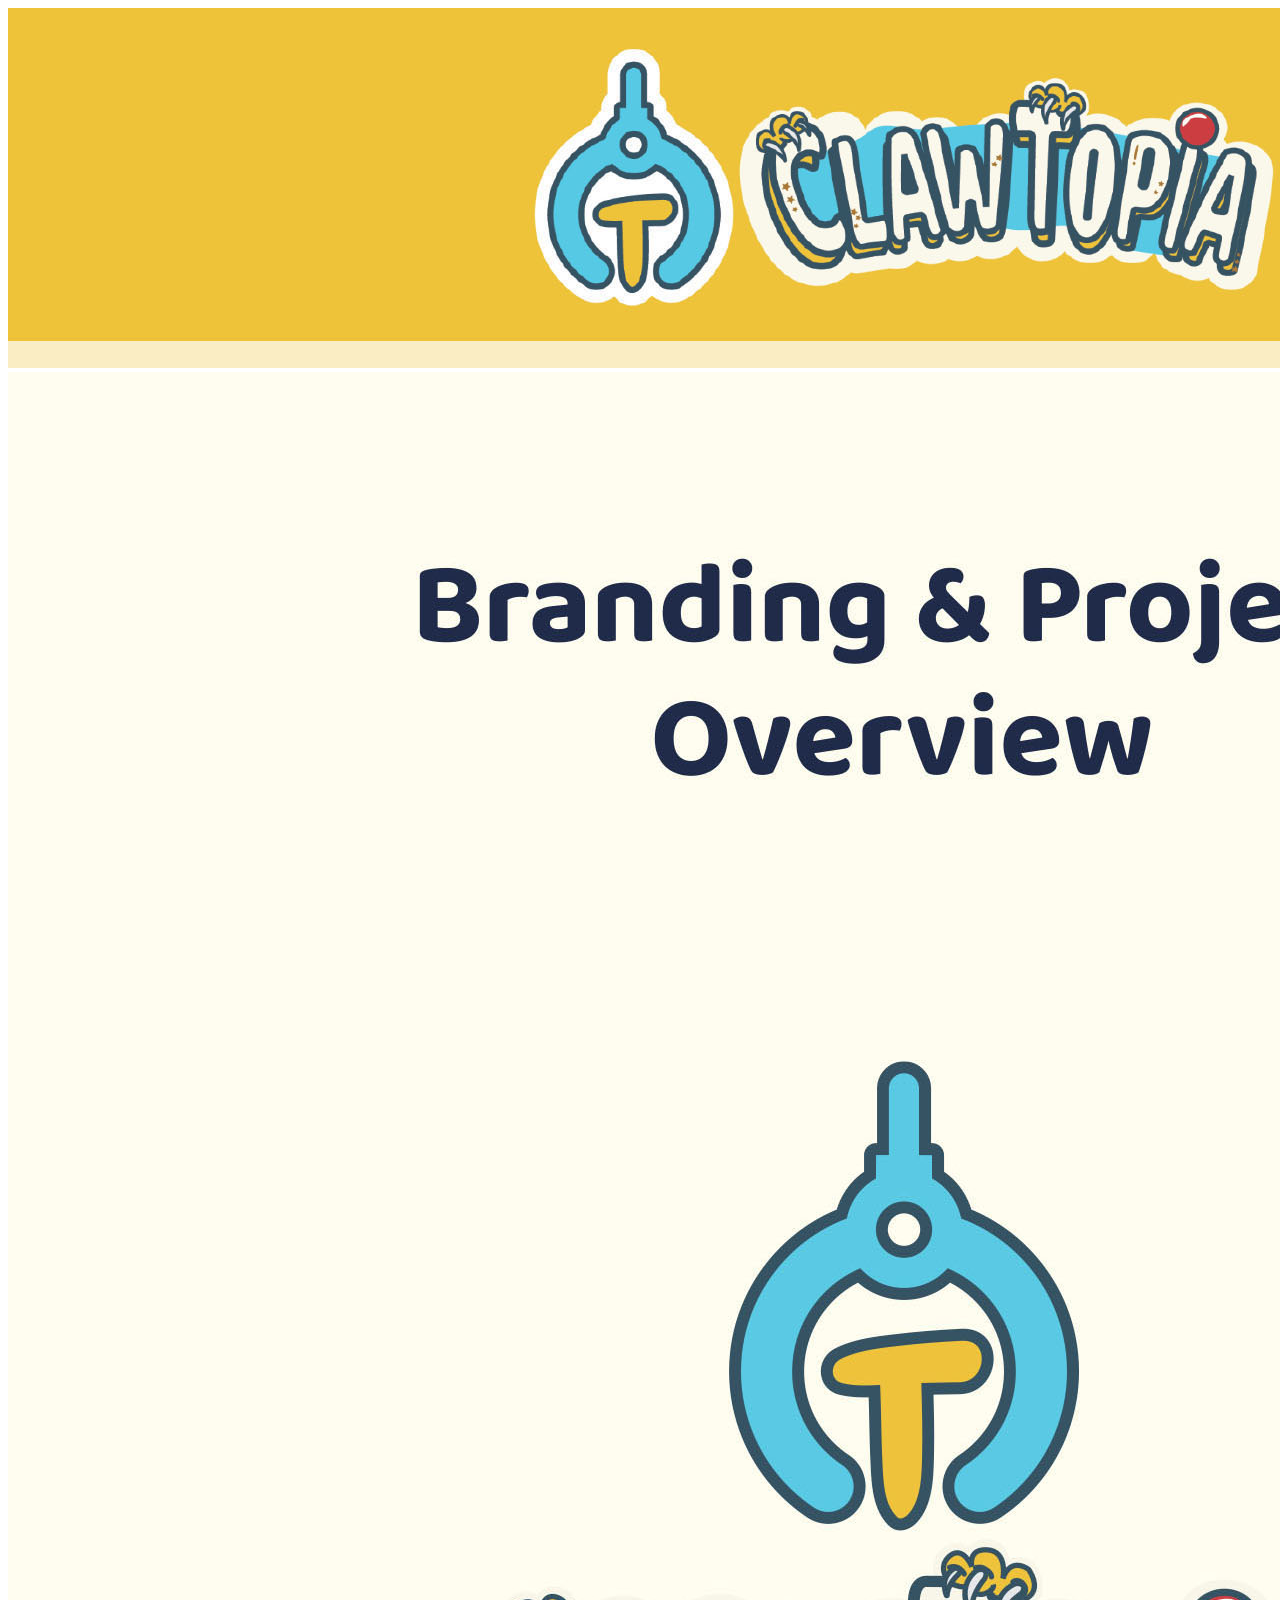
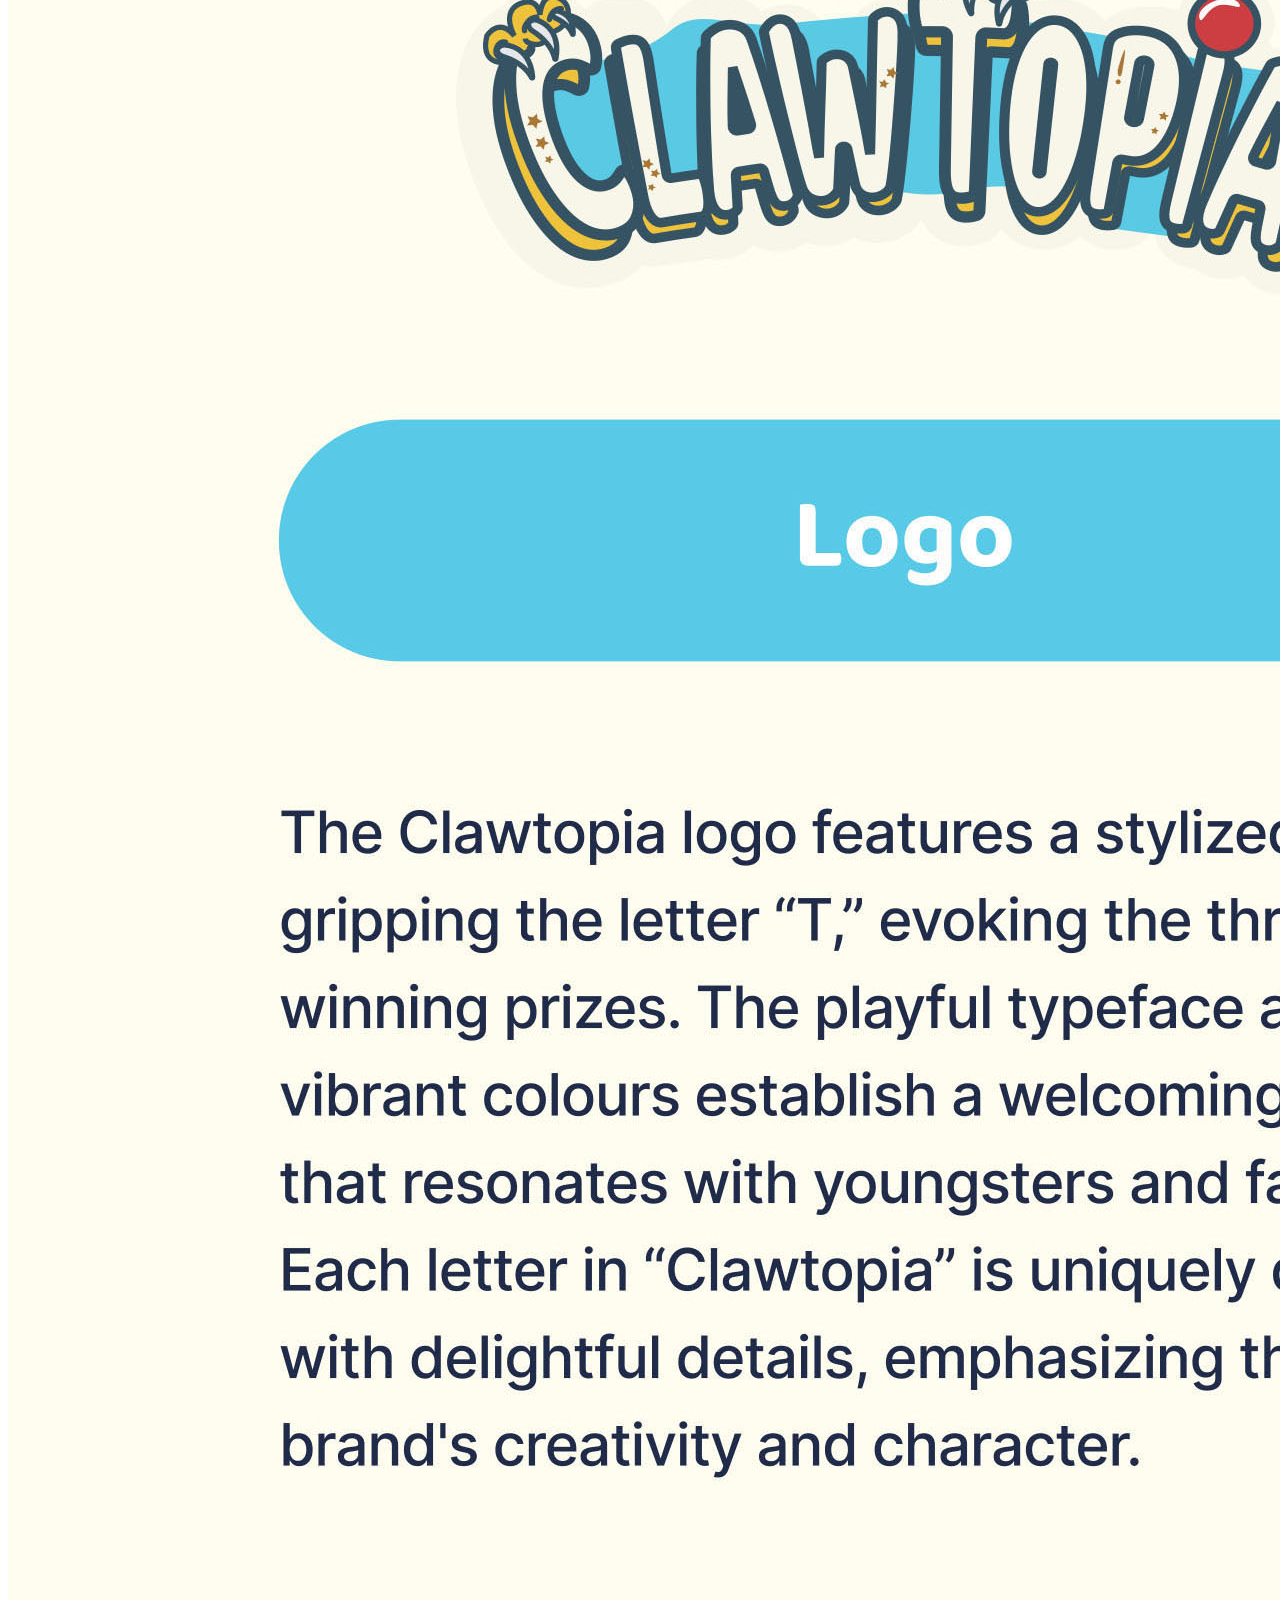
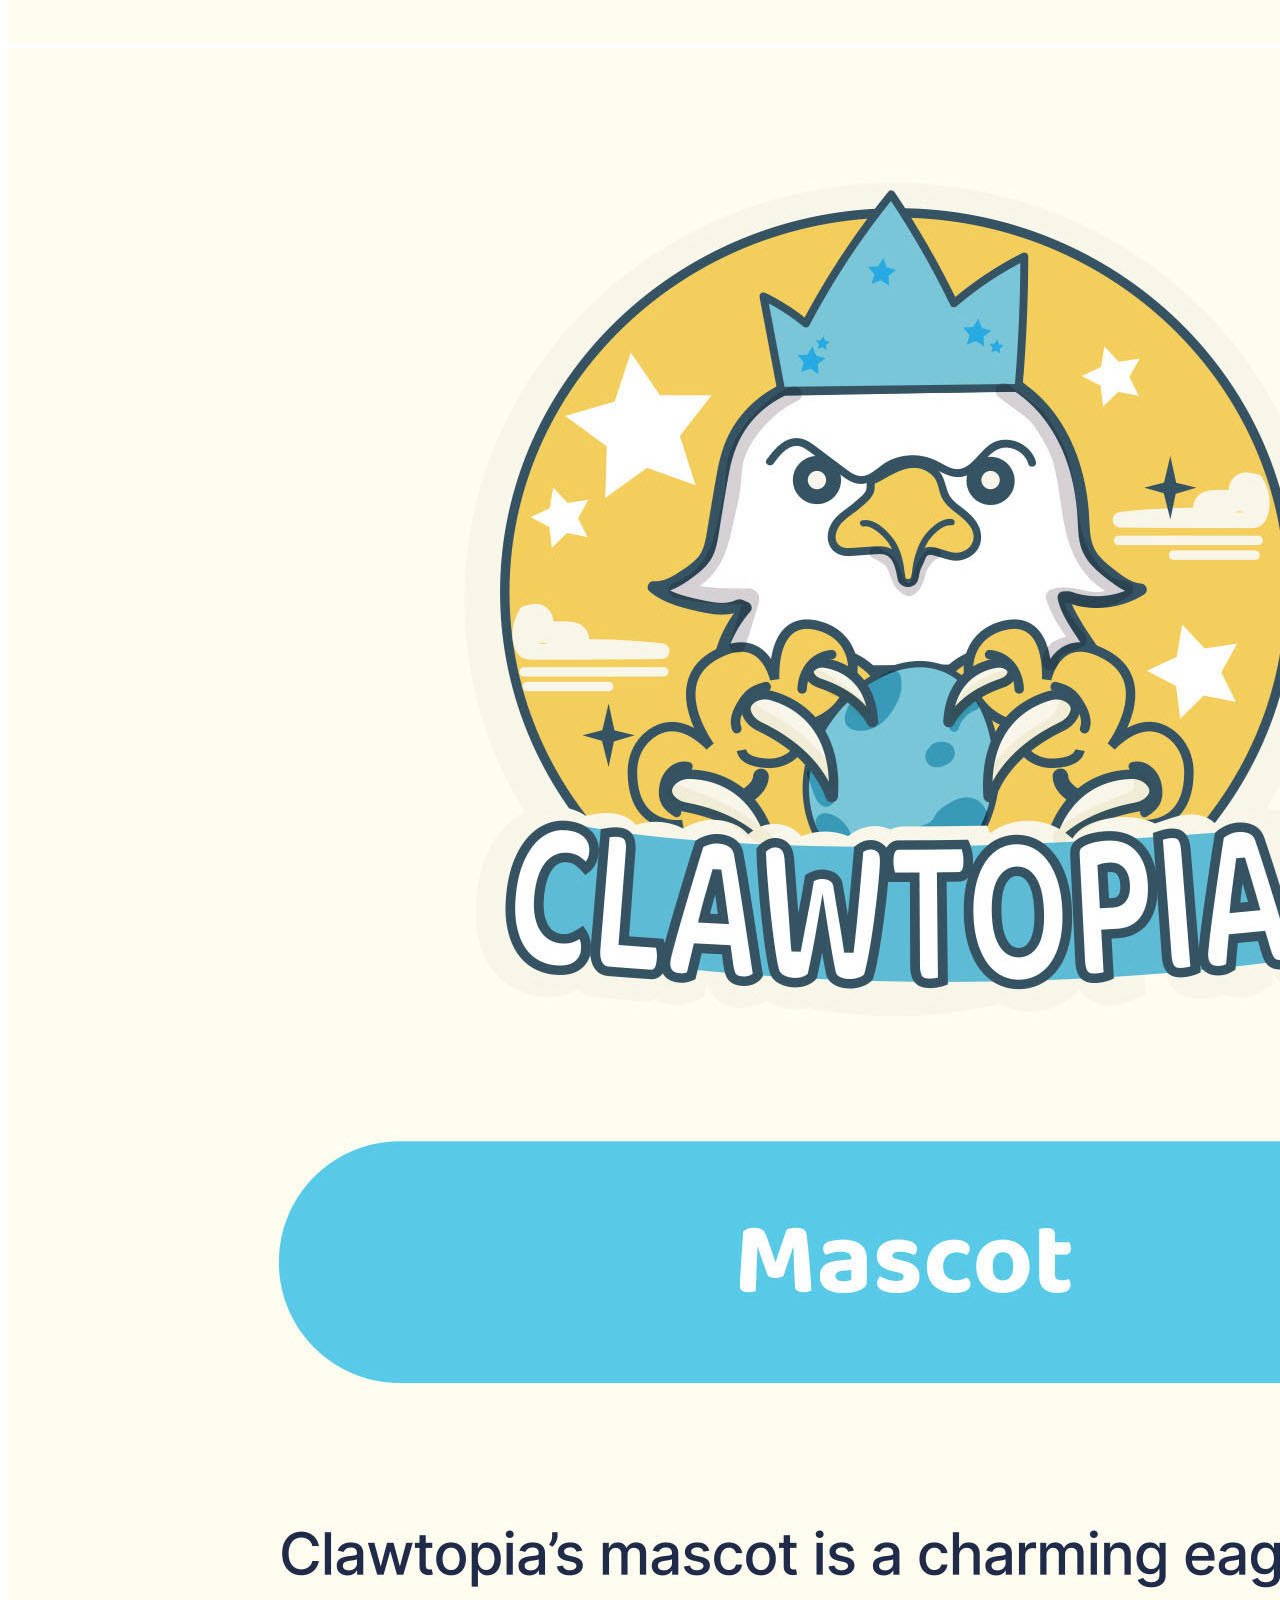
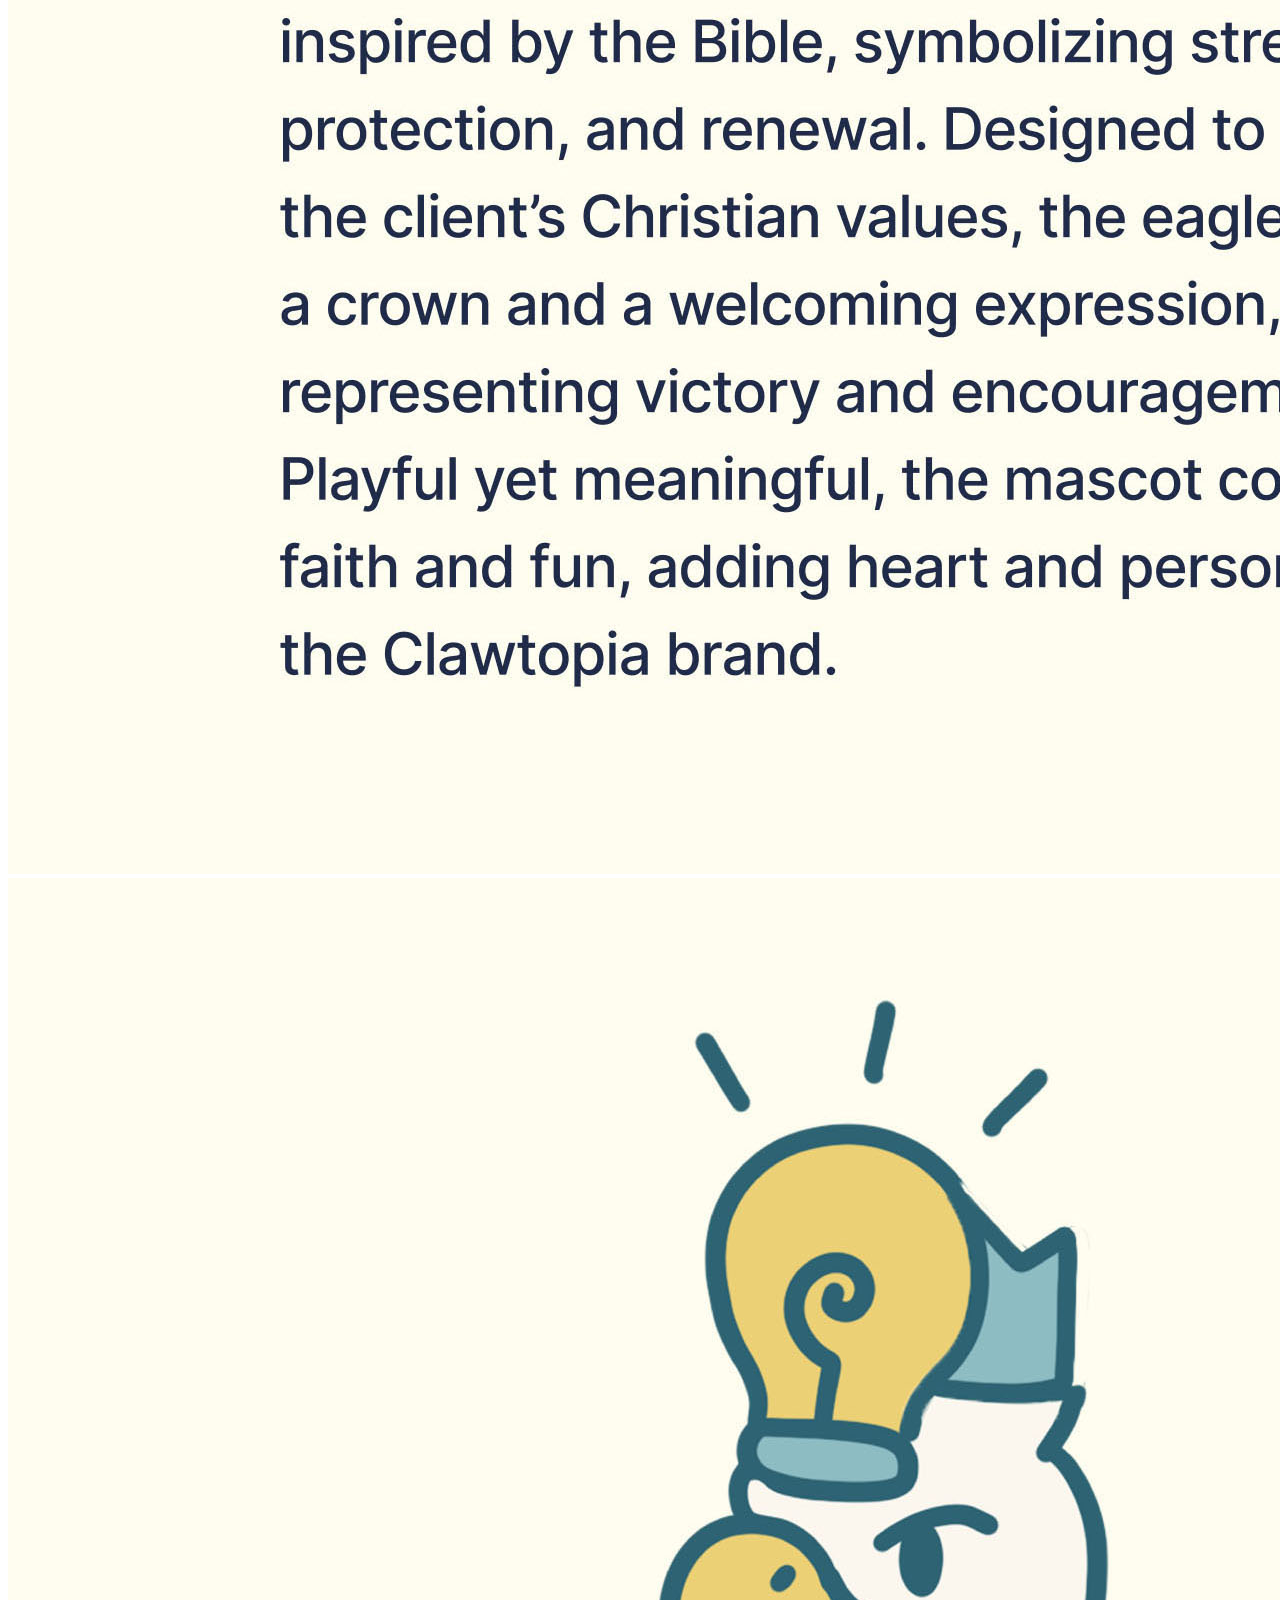
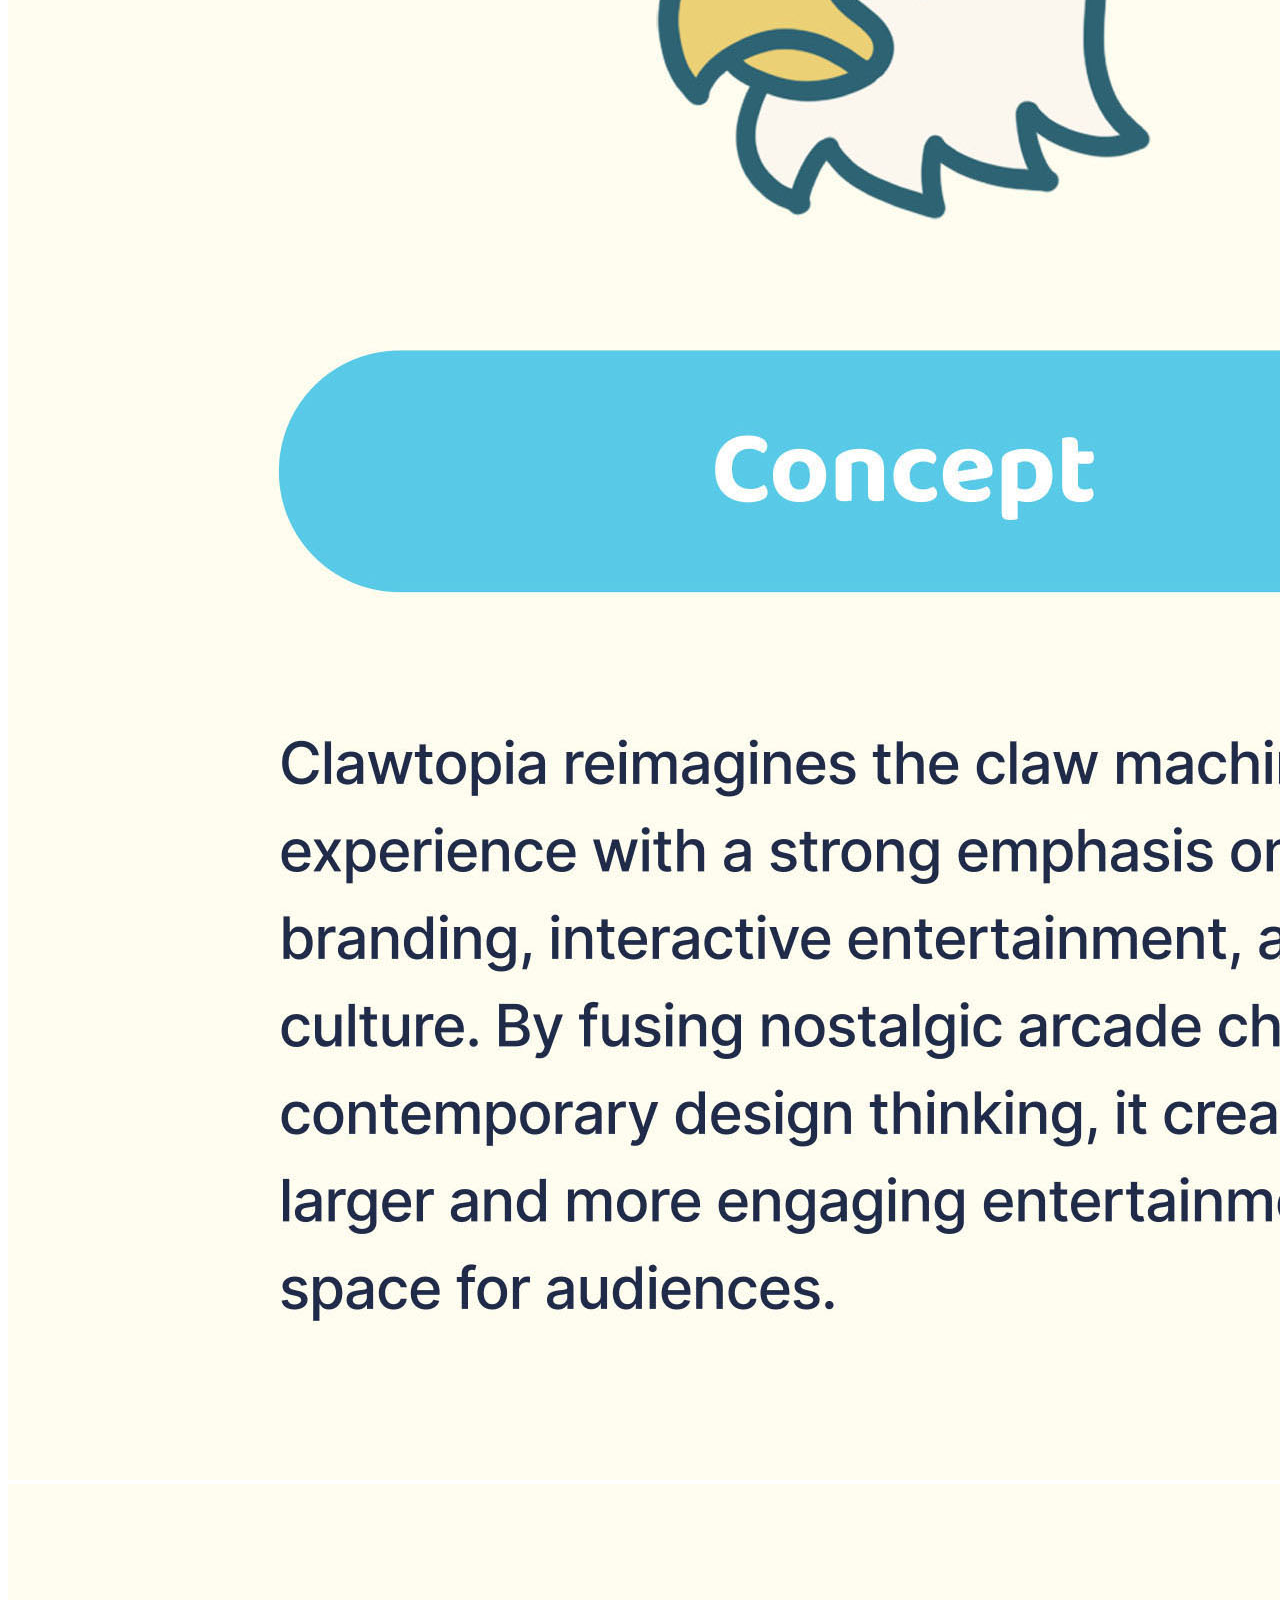
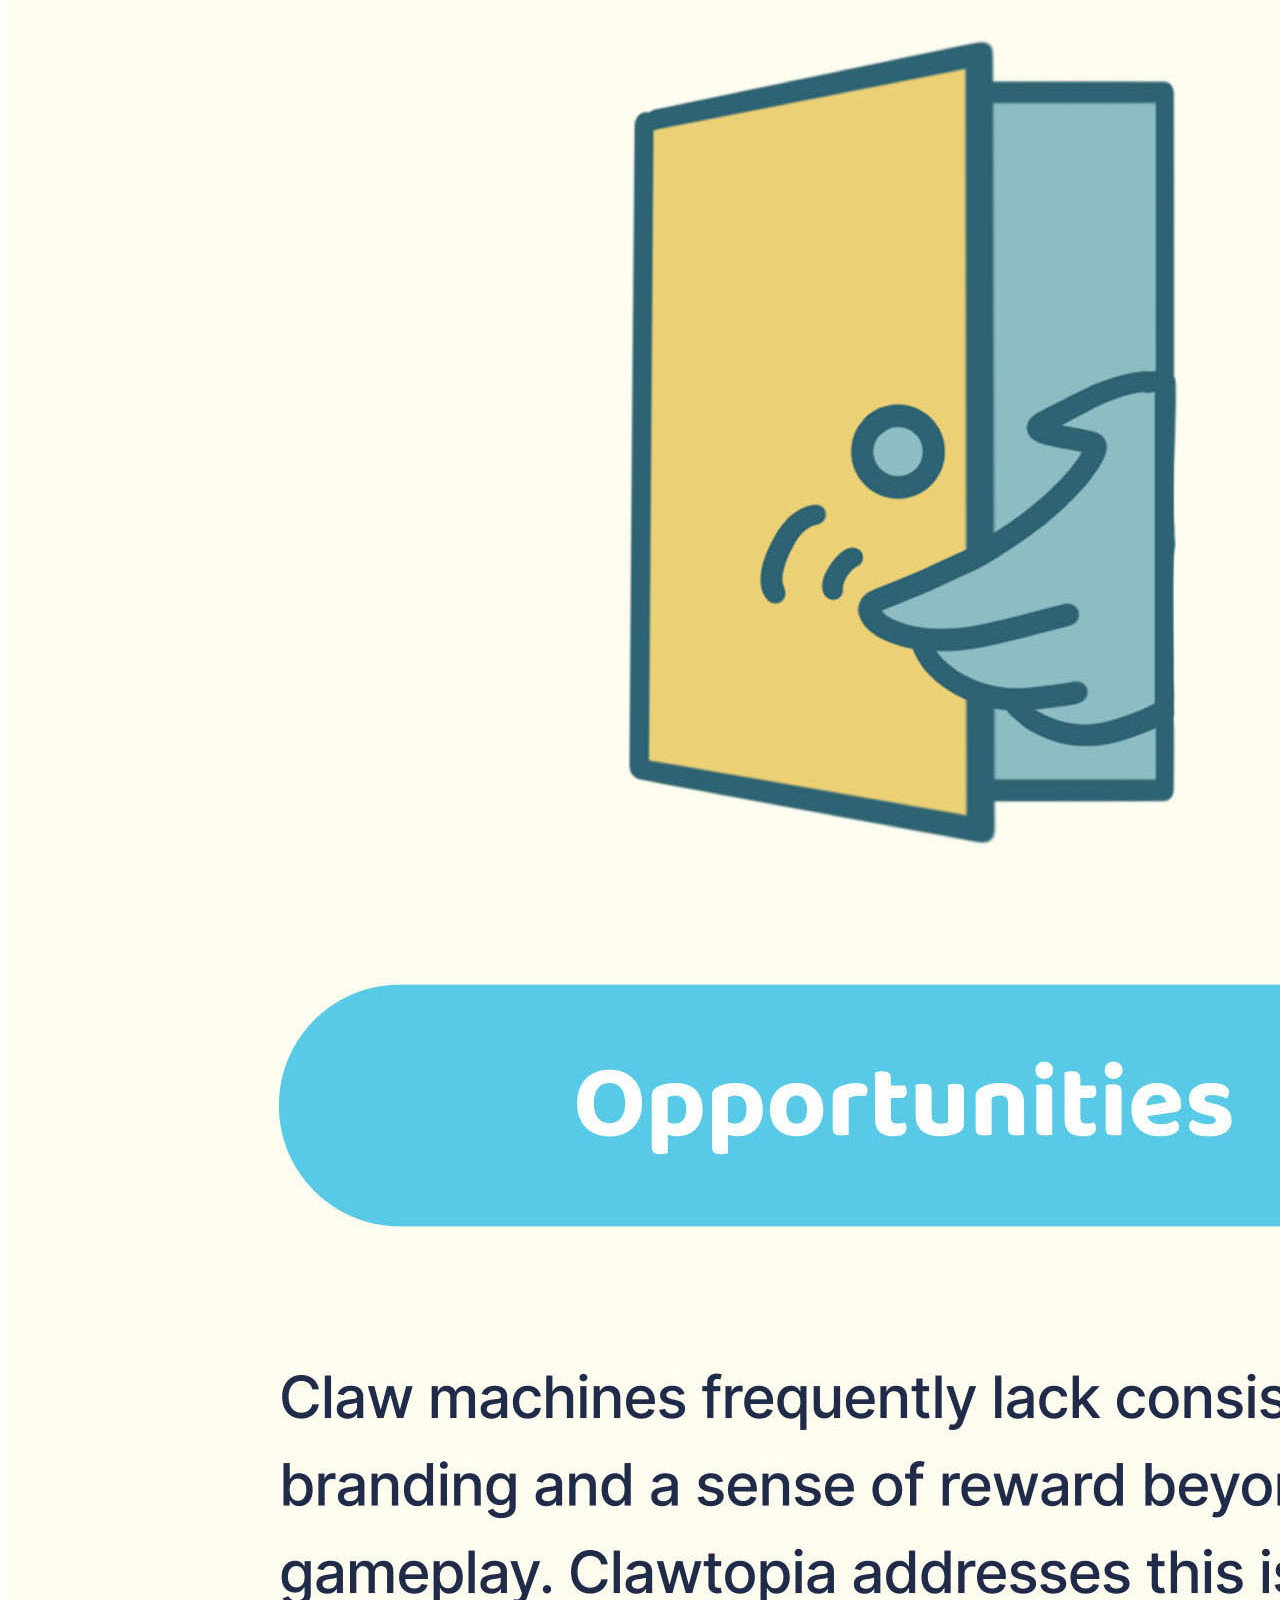
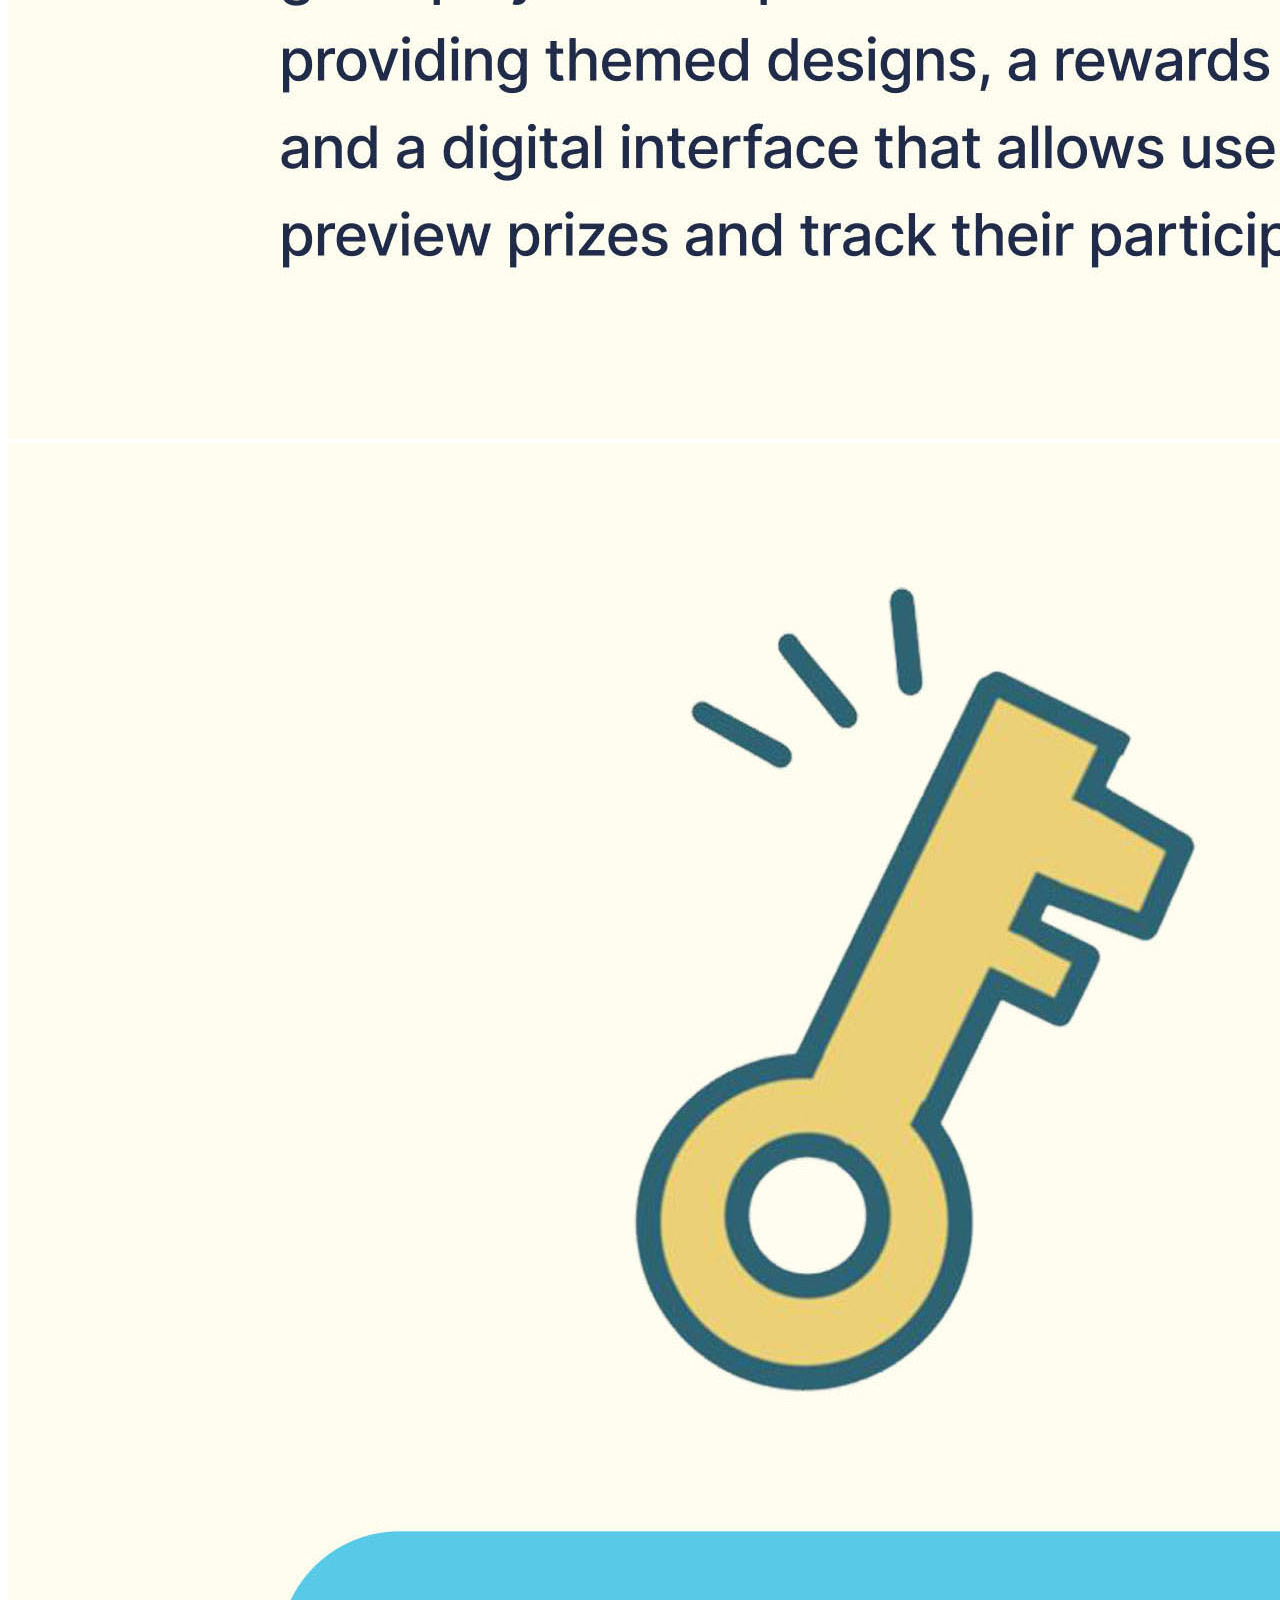
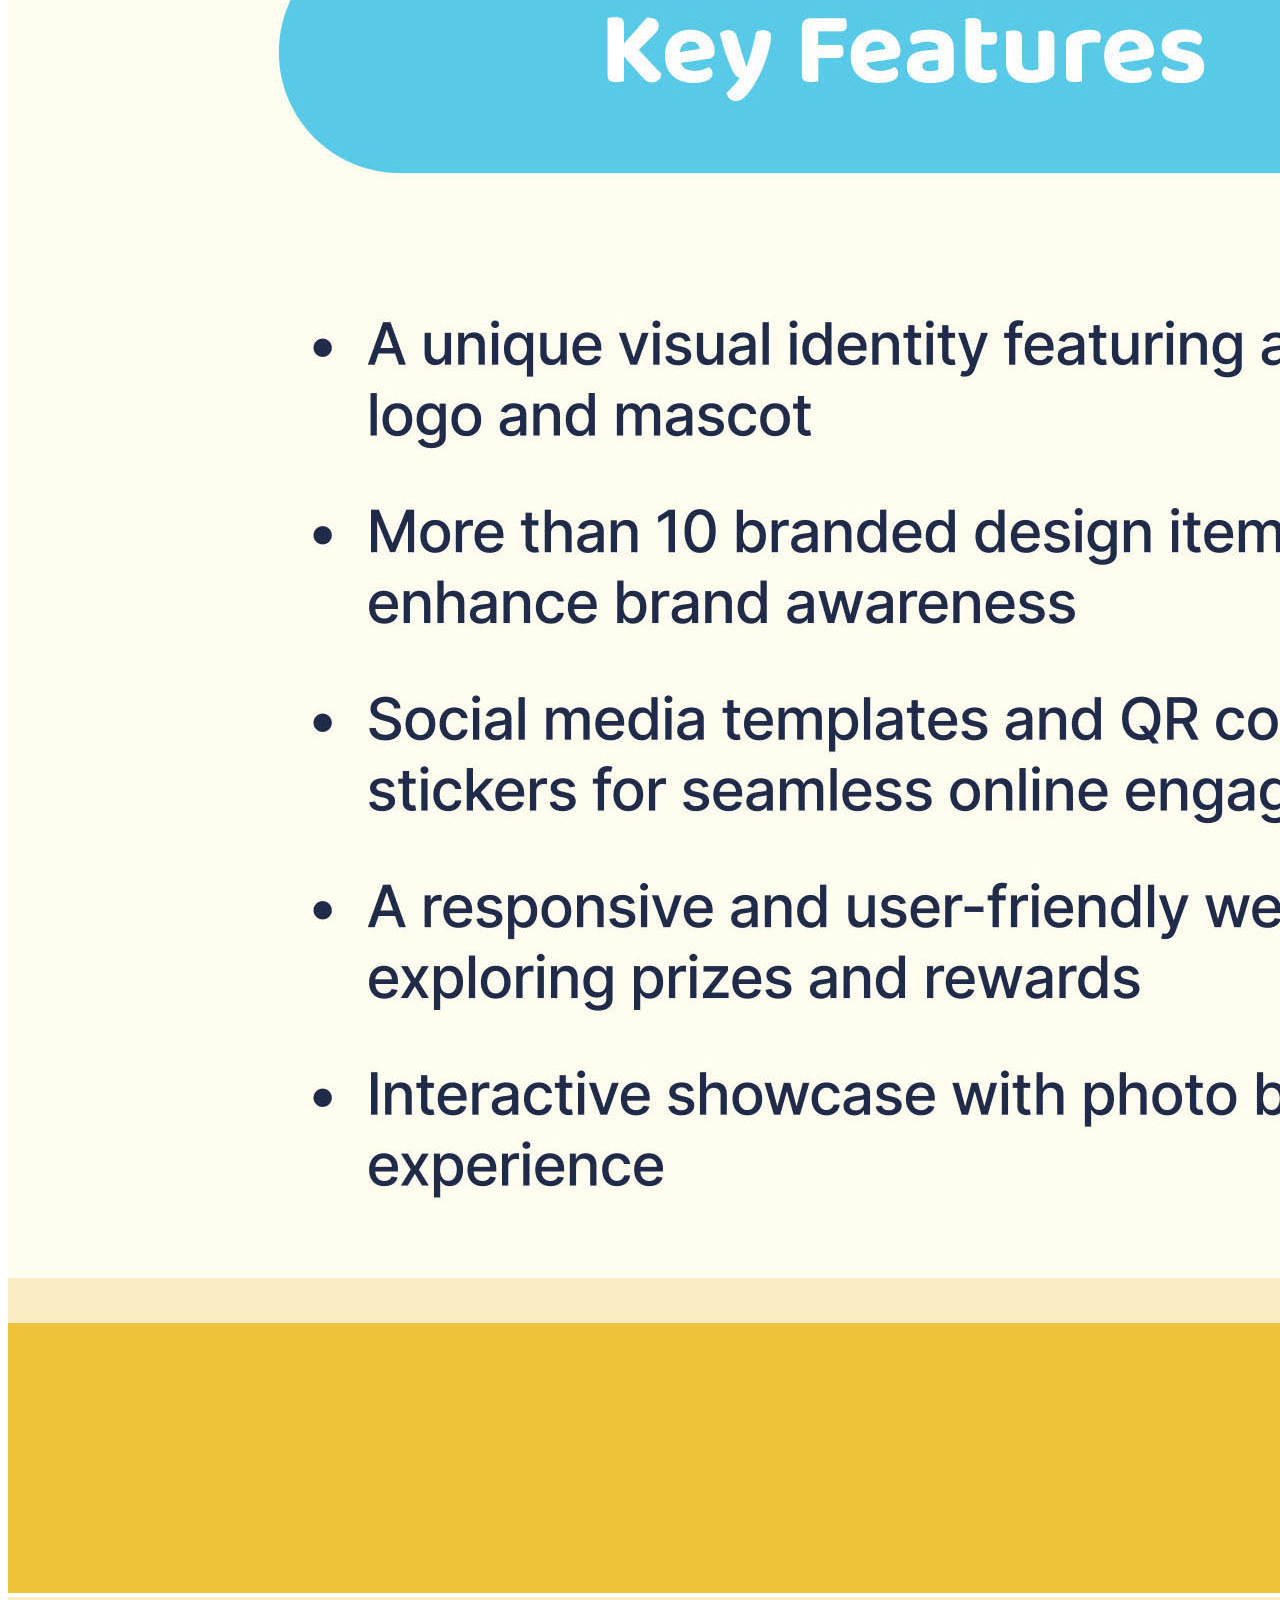
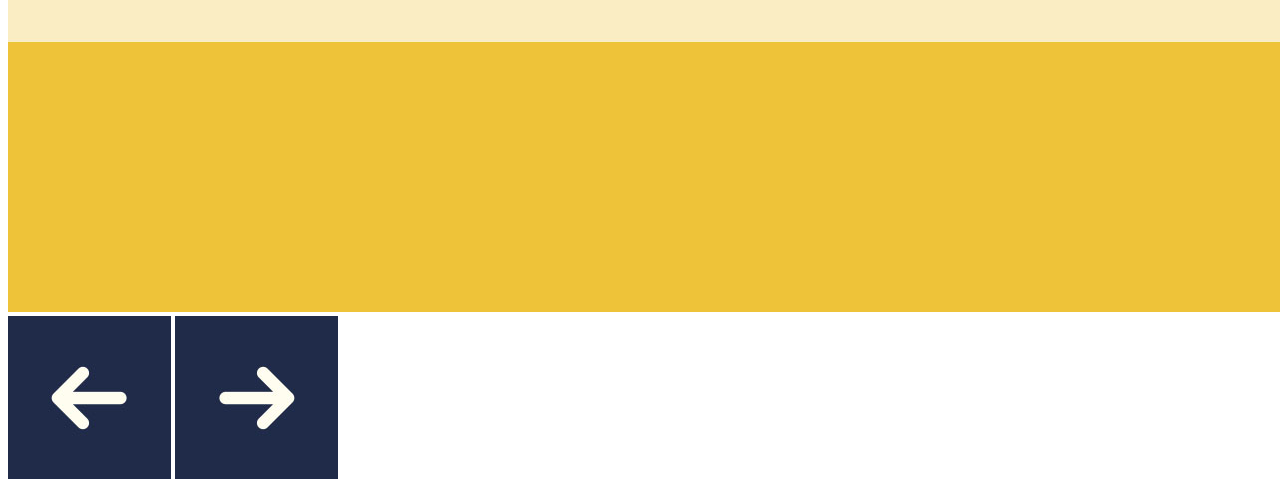
<file: 2.html>
<!DOCTYPE html>
<html>
<head>
	<meta charset="utf-8">
	<meta name="viewport" content="width=device-width, initial-scale=1">
	<title>Leaflet - Clawtopia</title>
	<link rel="stylesheet" type="text/css" href="css/style.css">
</head>
<body>
	<div class="img-box">
		<img src="images/header.jpg">
	</div>
	<div class="img-box">
		<img src="images/2_1.jpg">
		<img src="images/2_2.jpg">
		<img src="images/2_3.jpg">
		<img src="images/2_4.jpg">
		<img src="images/2_5.jpg">
	</div>
	<div class="img-box">
		<img src="images/footer.jpg">
	</div>
	<a class="back" href="index.html"><img src="images/back.jpg"></a>
	<a class="forward" href="3.html"><img src="images/forward.jpg"></a>
</body>
</html>
</file>
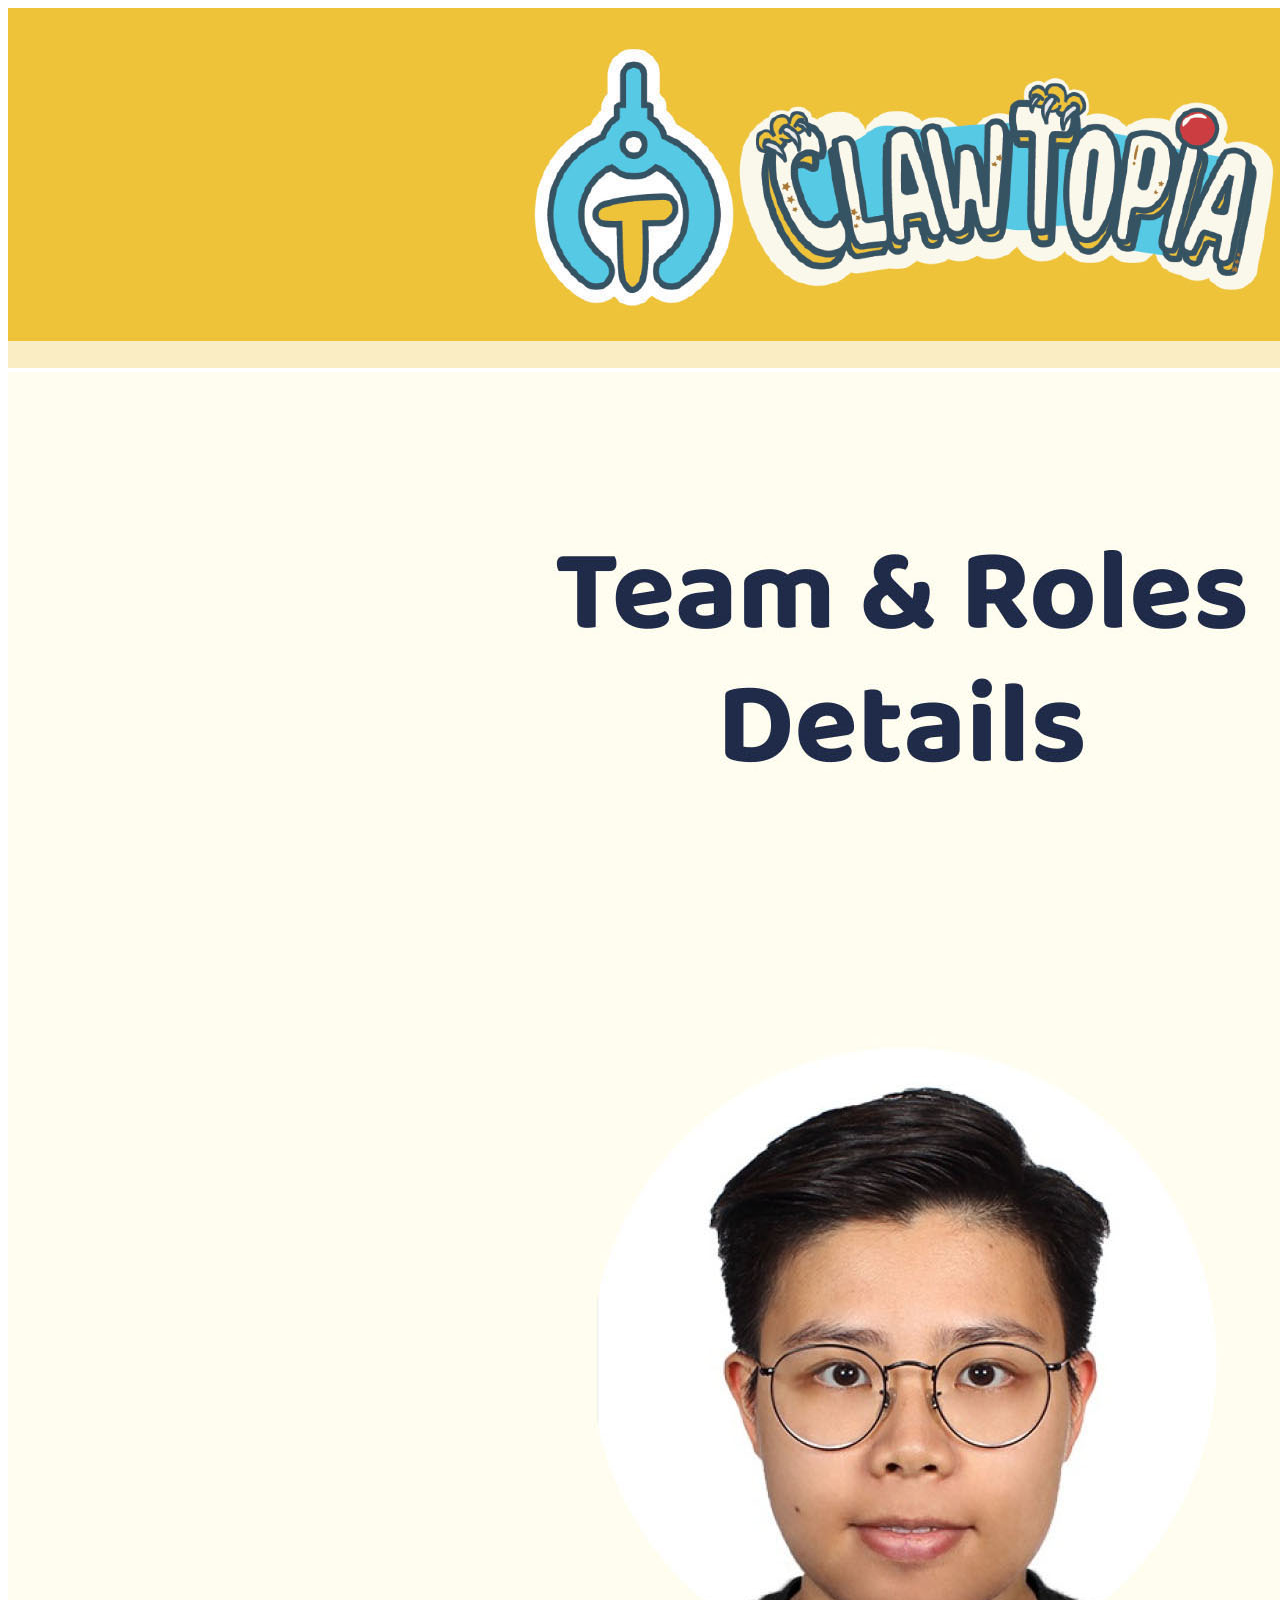
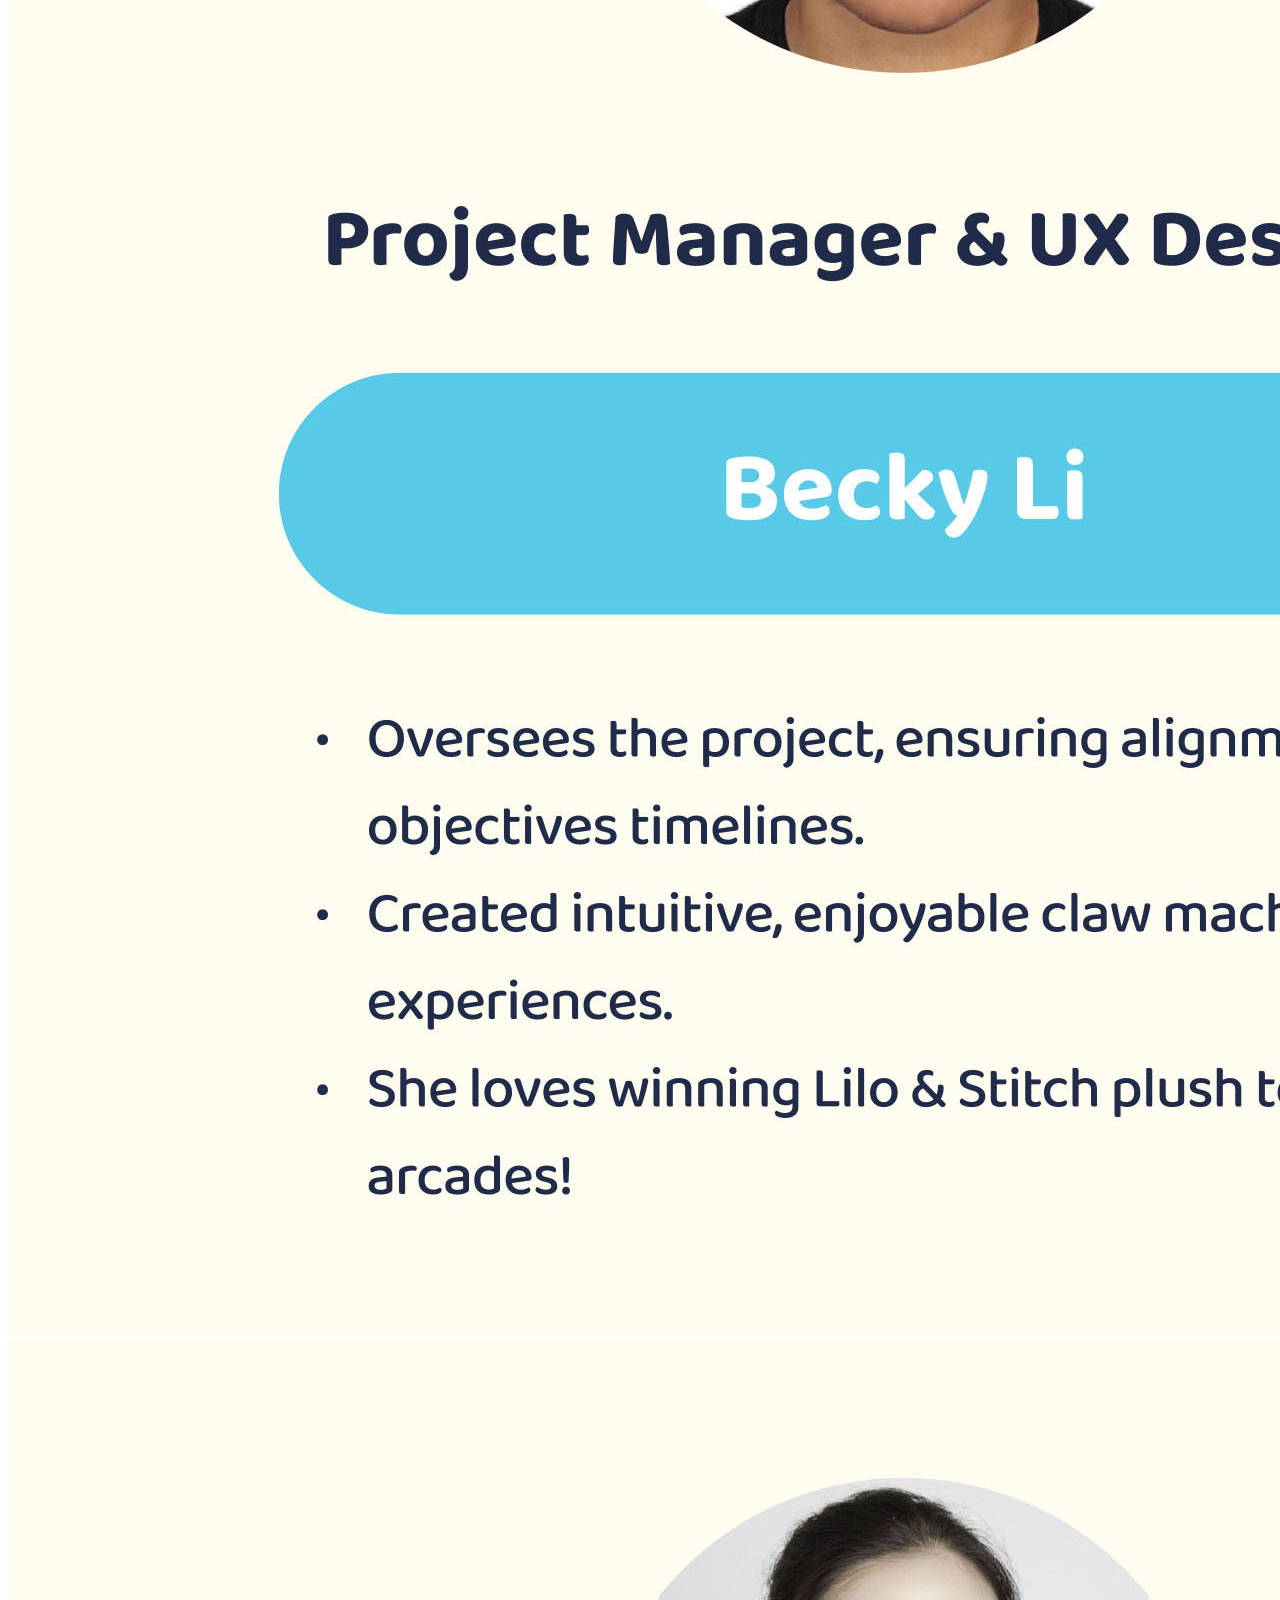
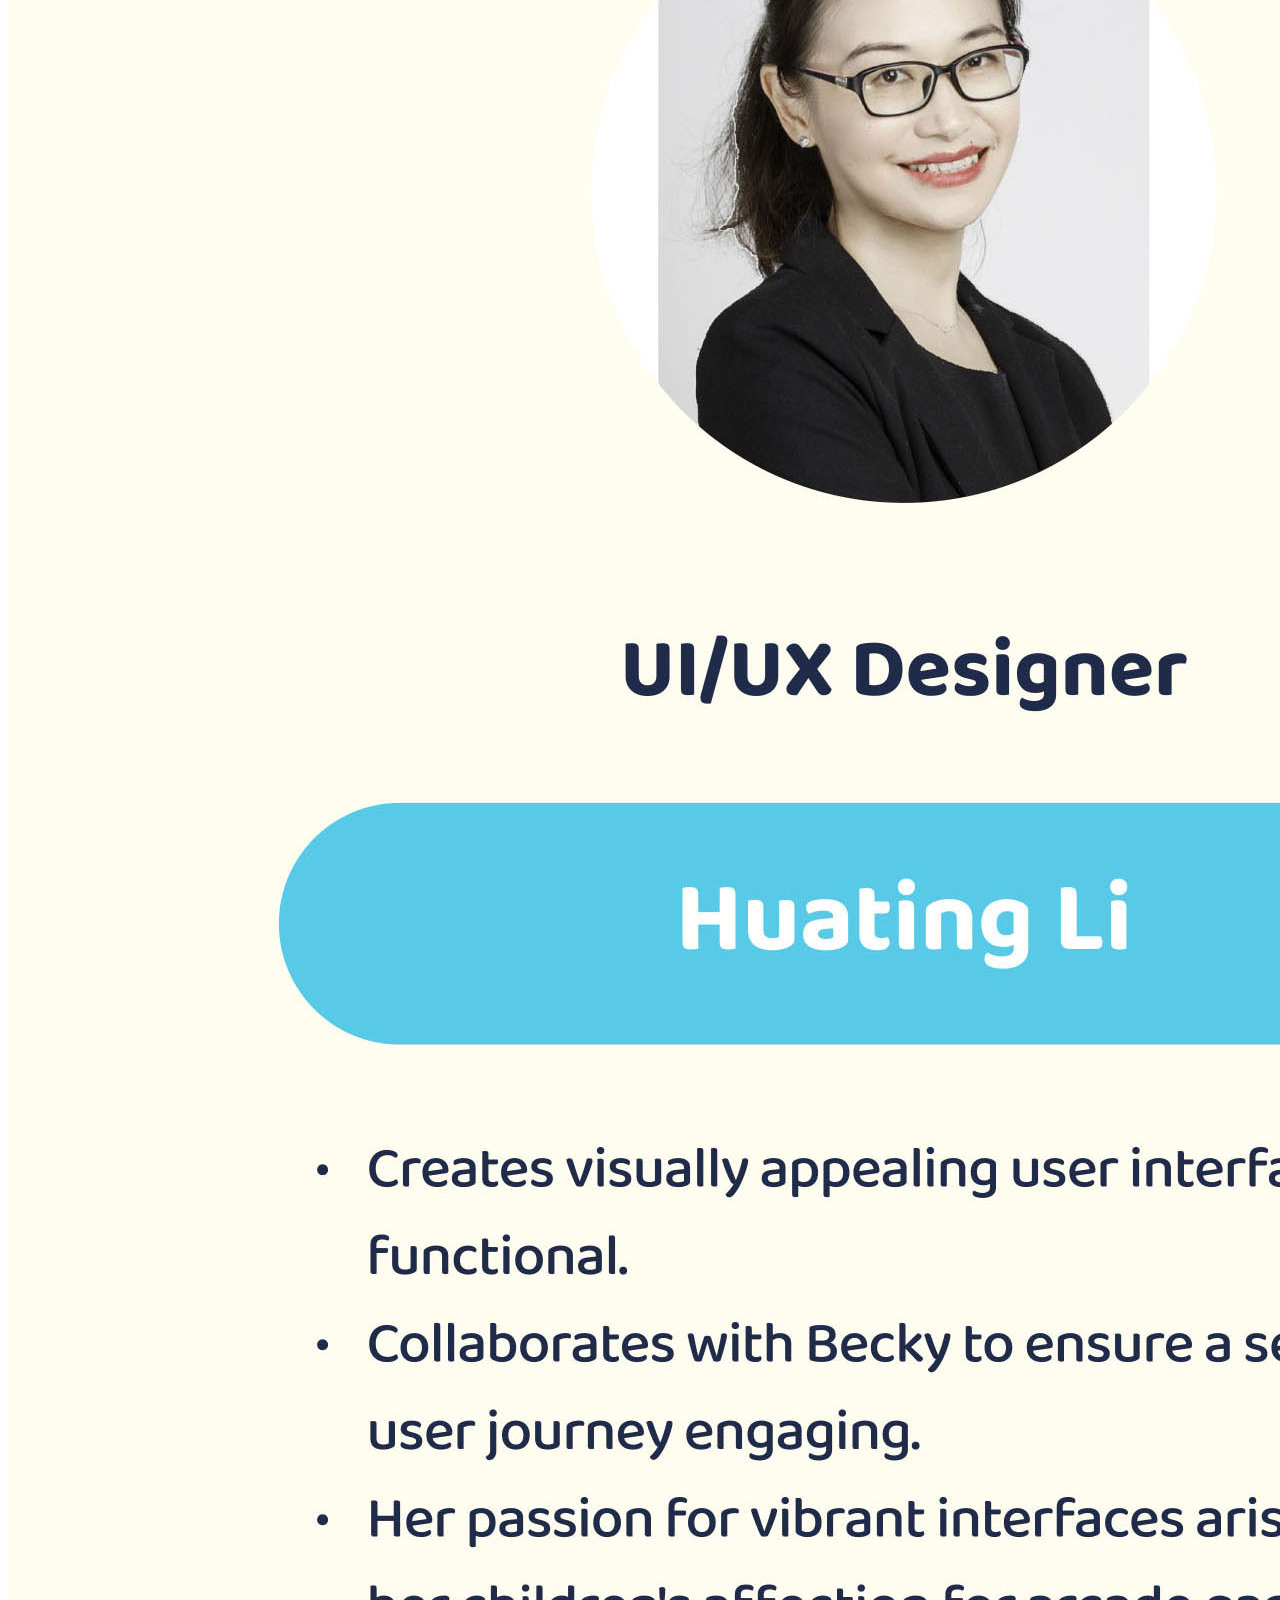
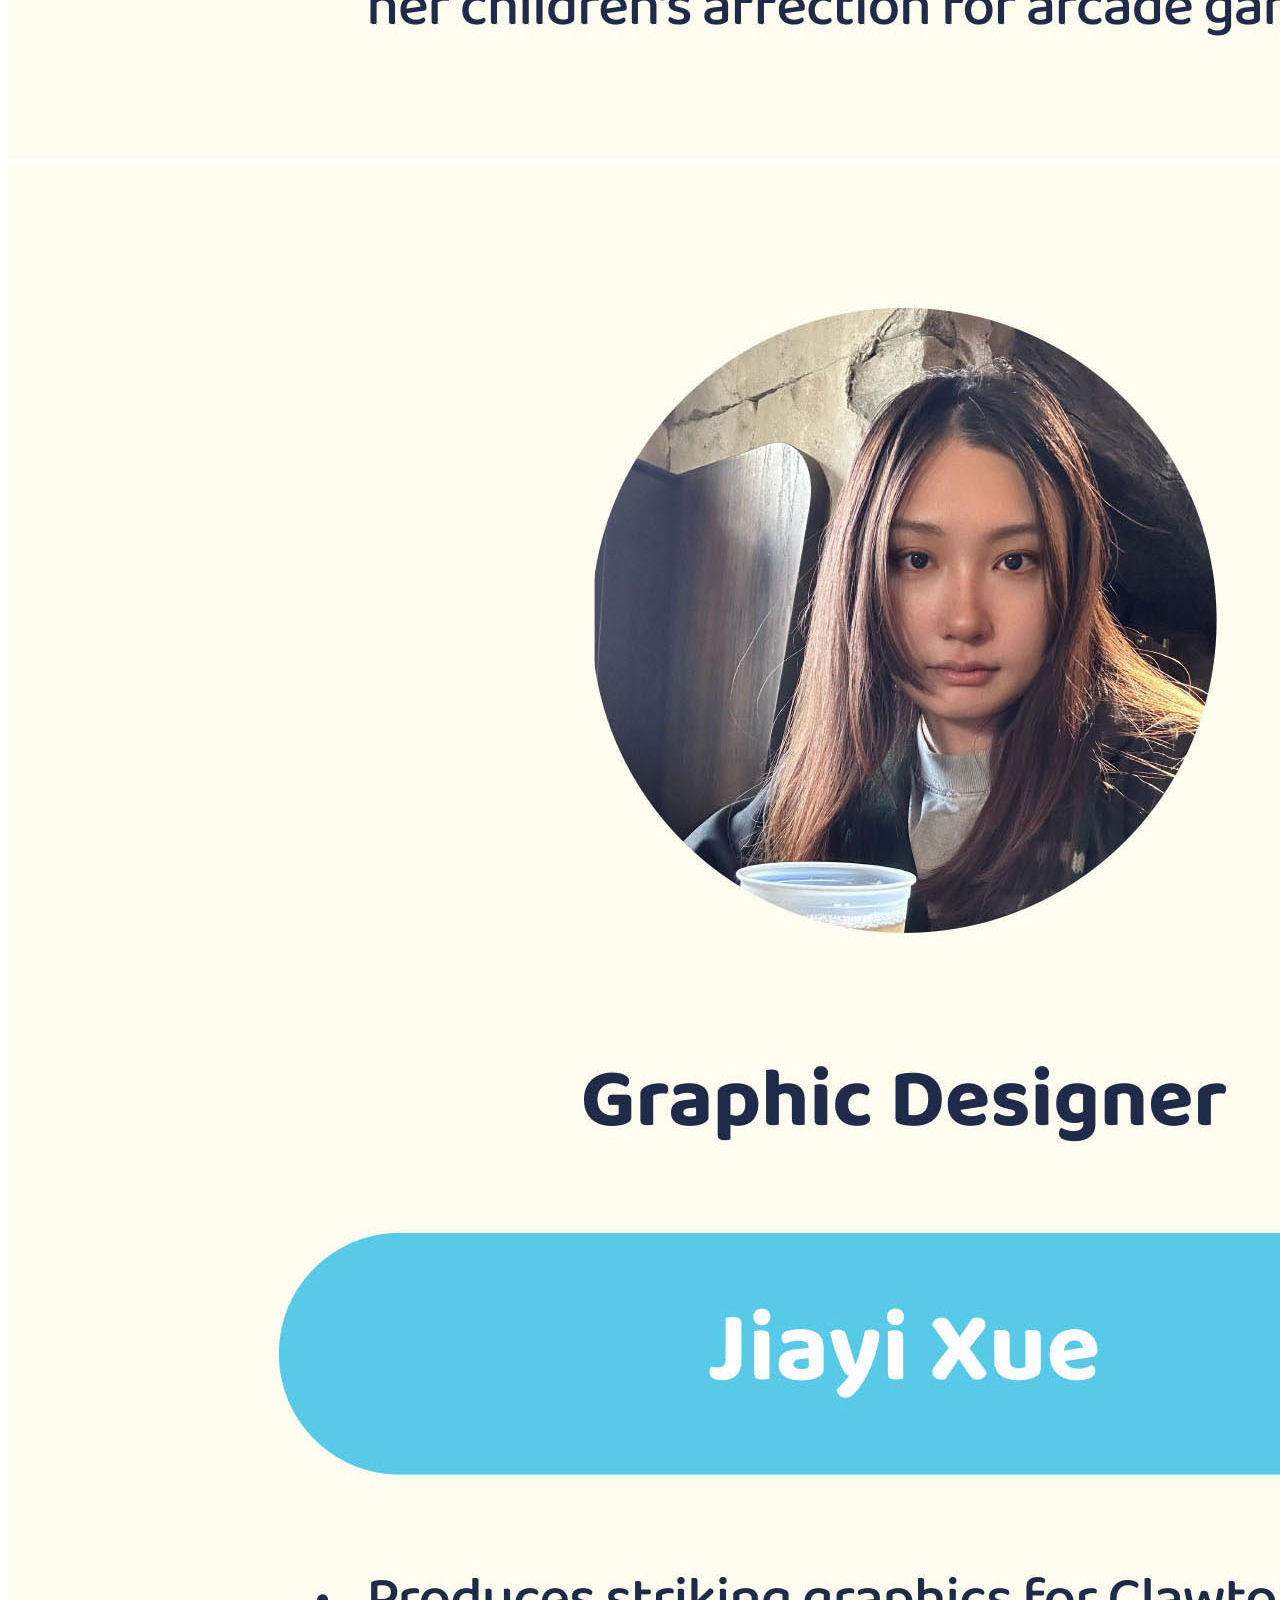
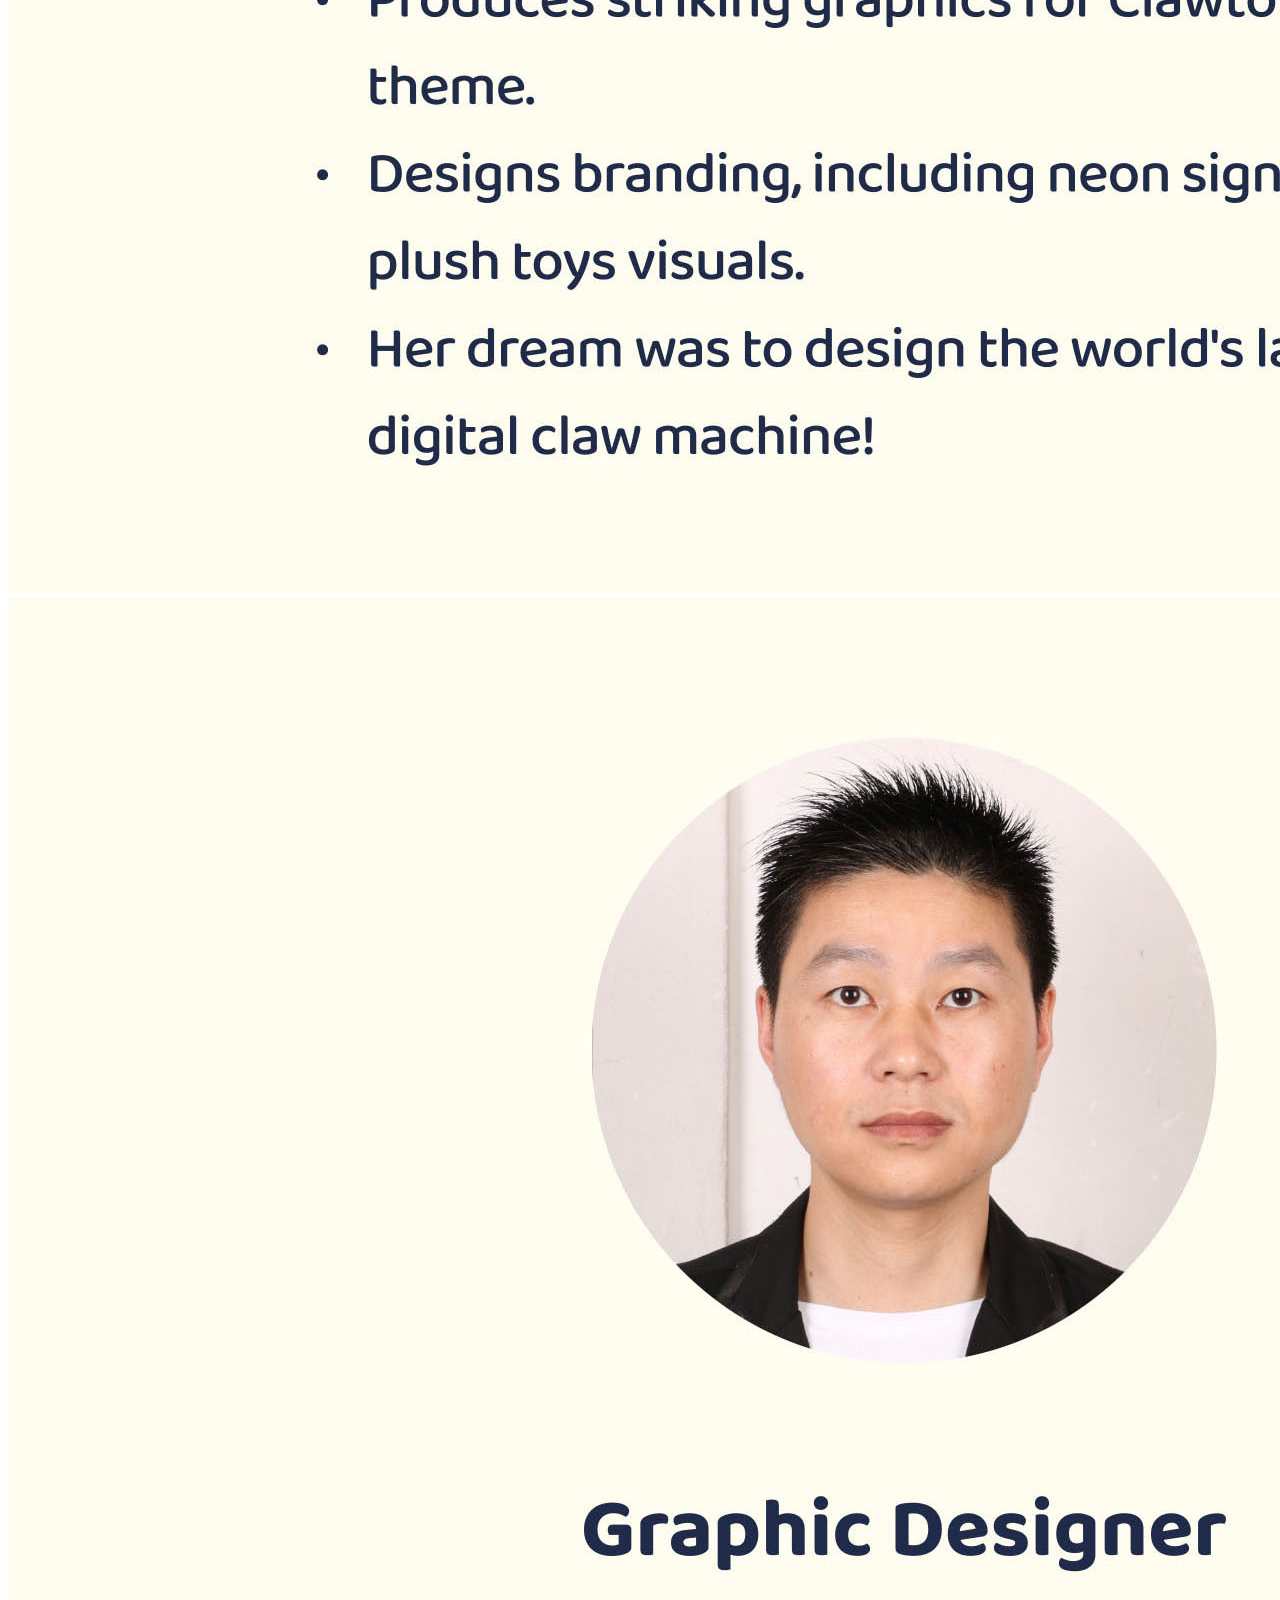
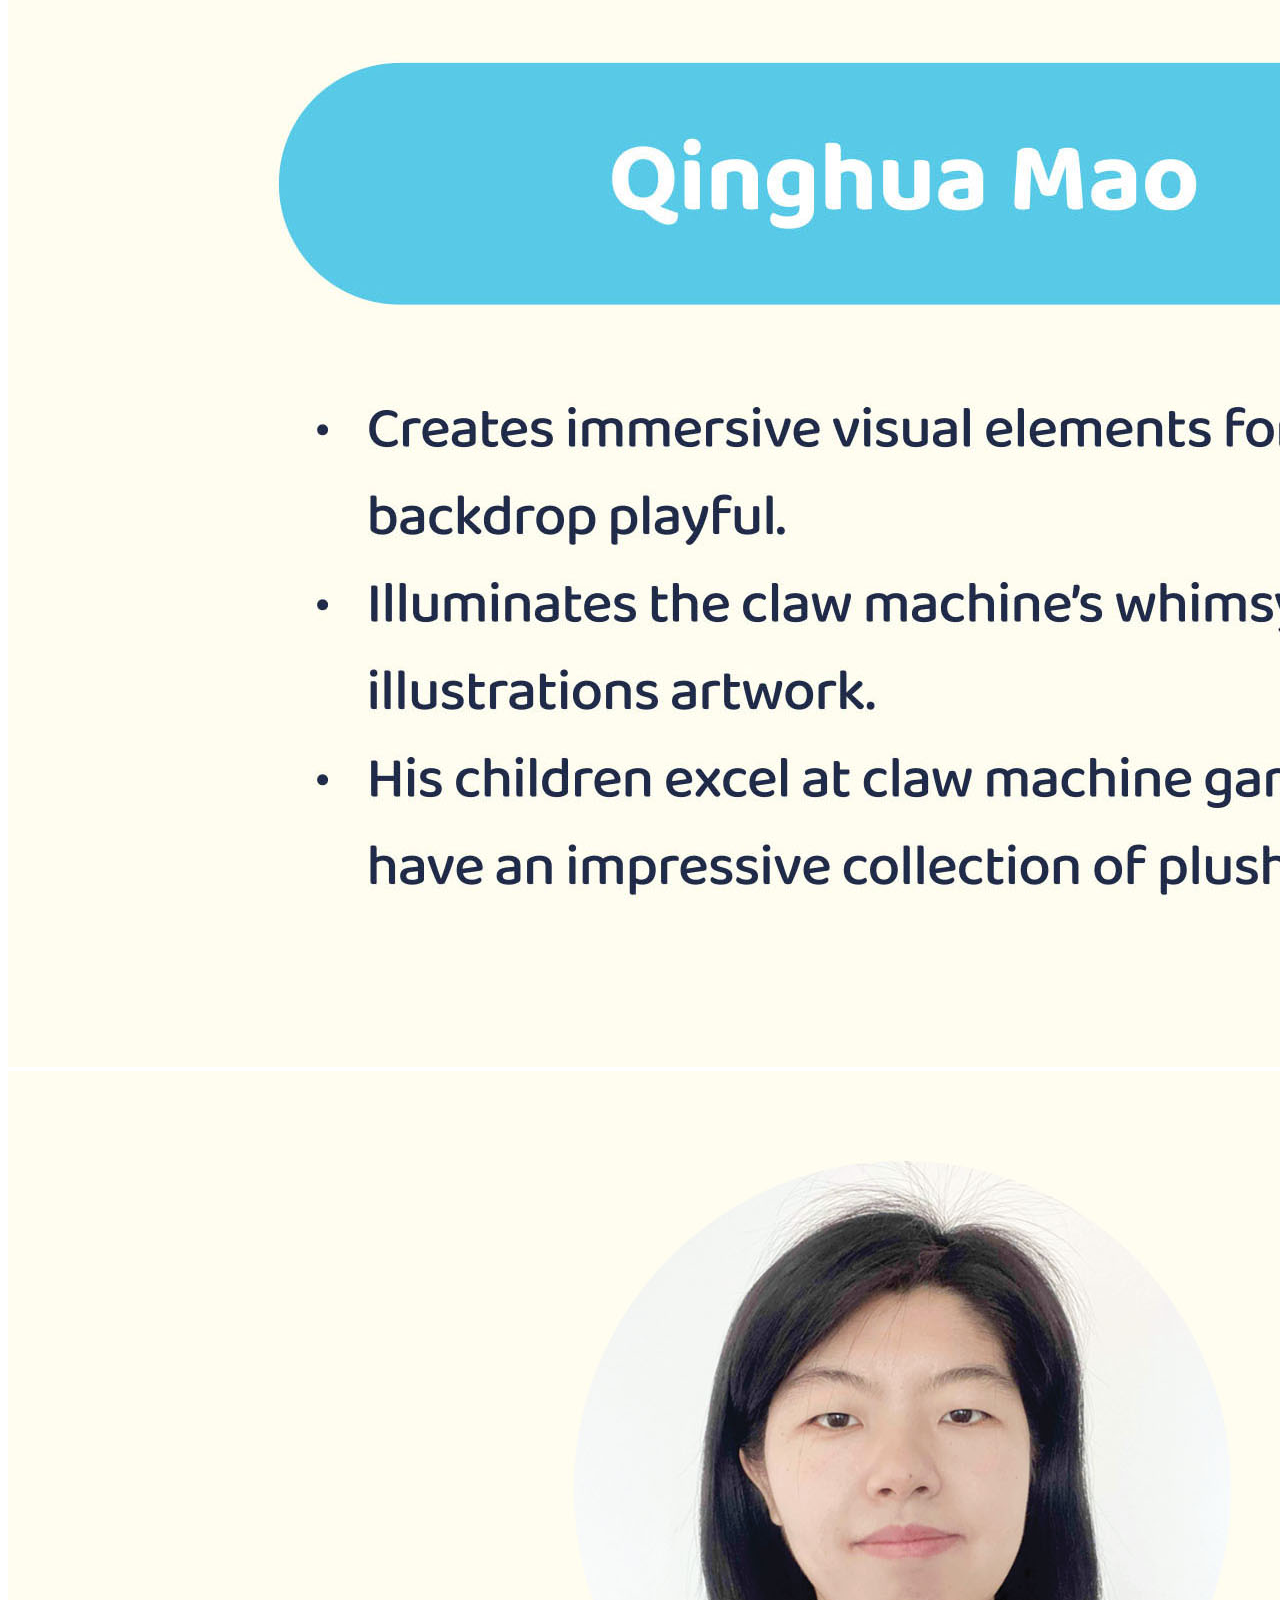
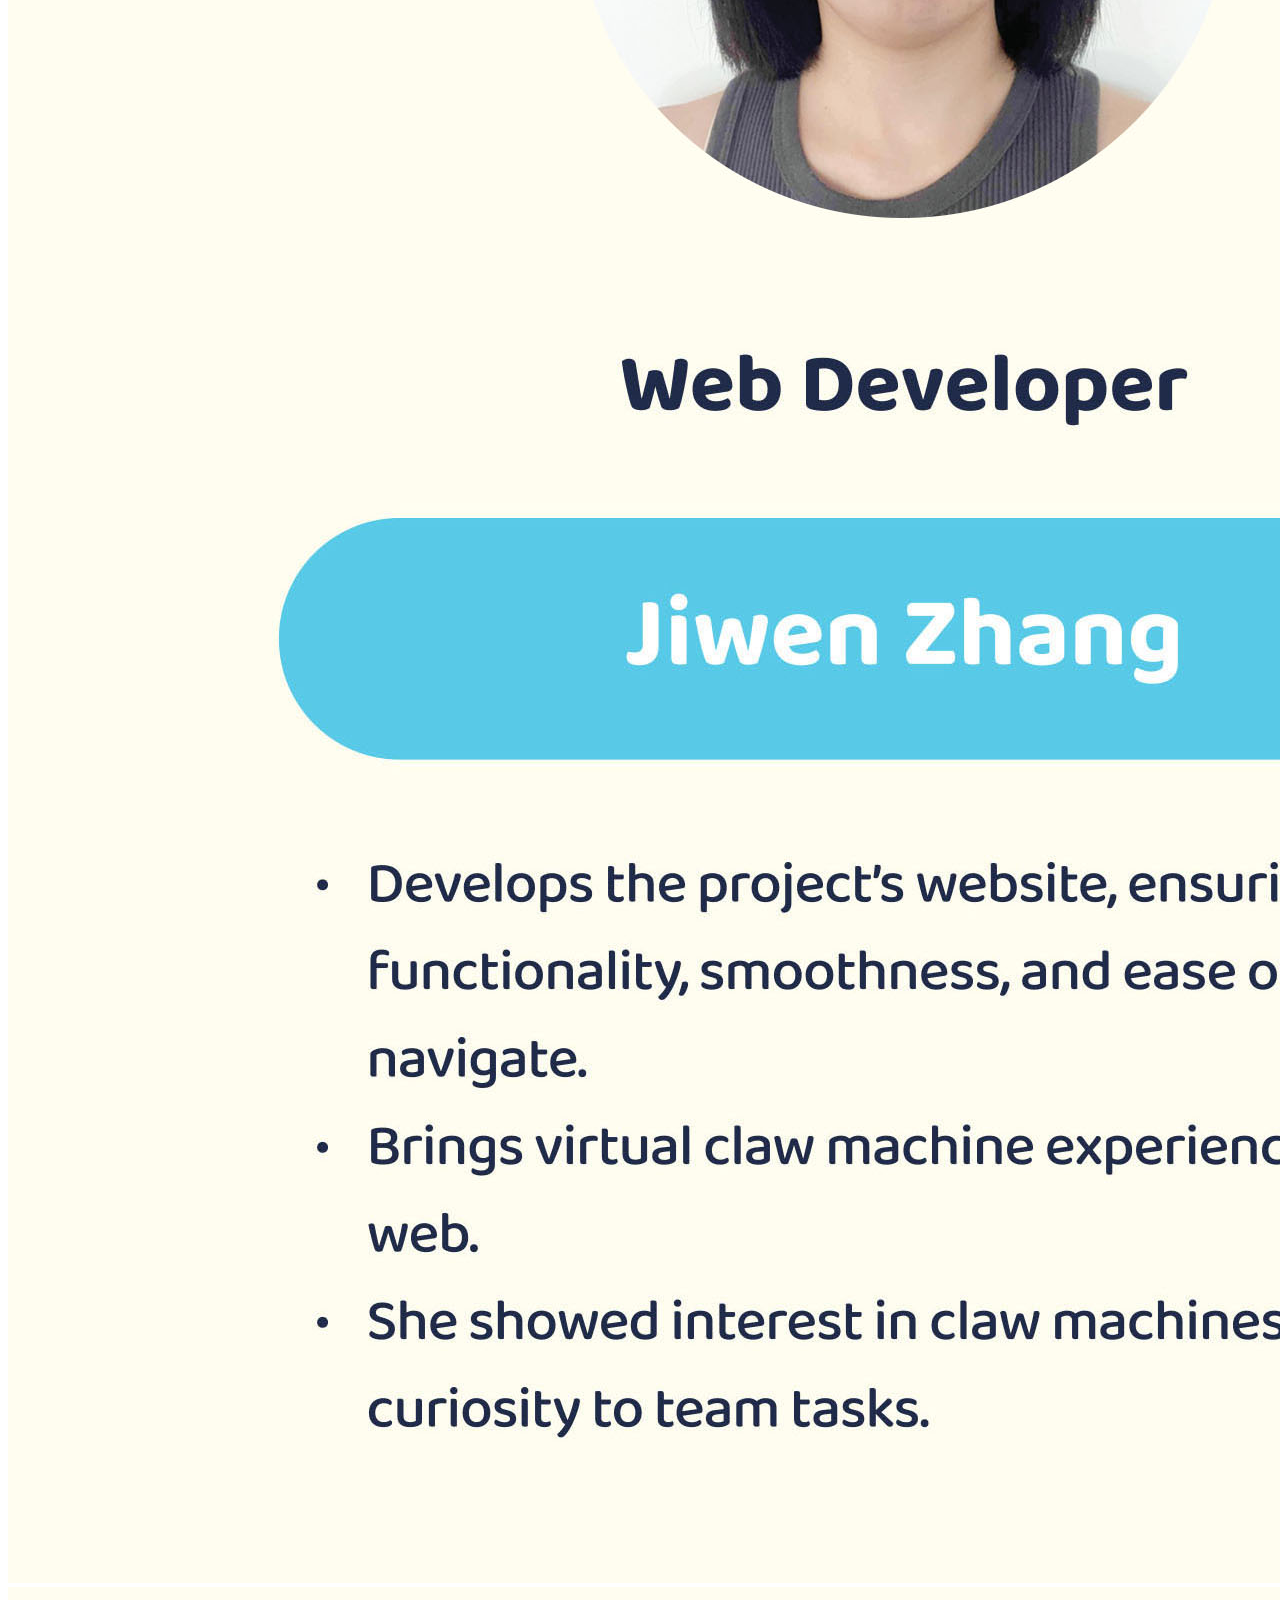
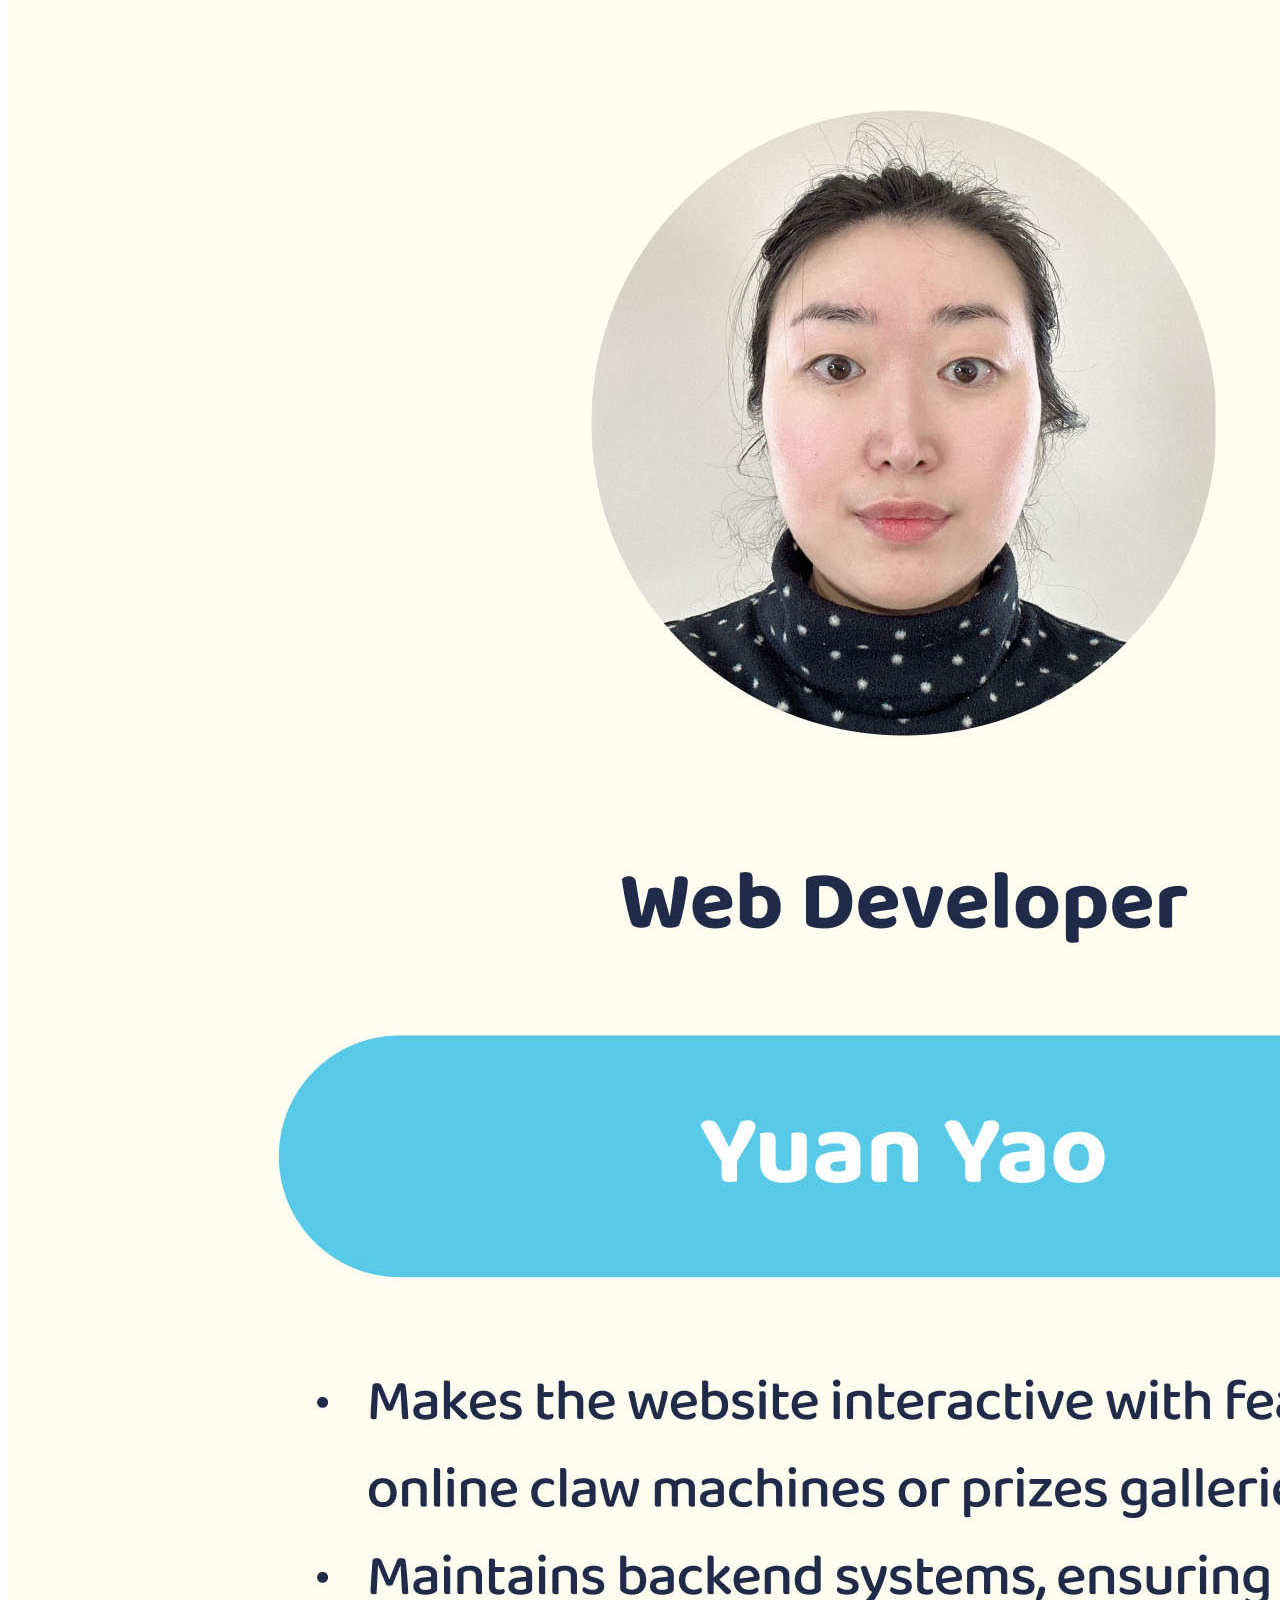
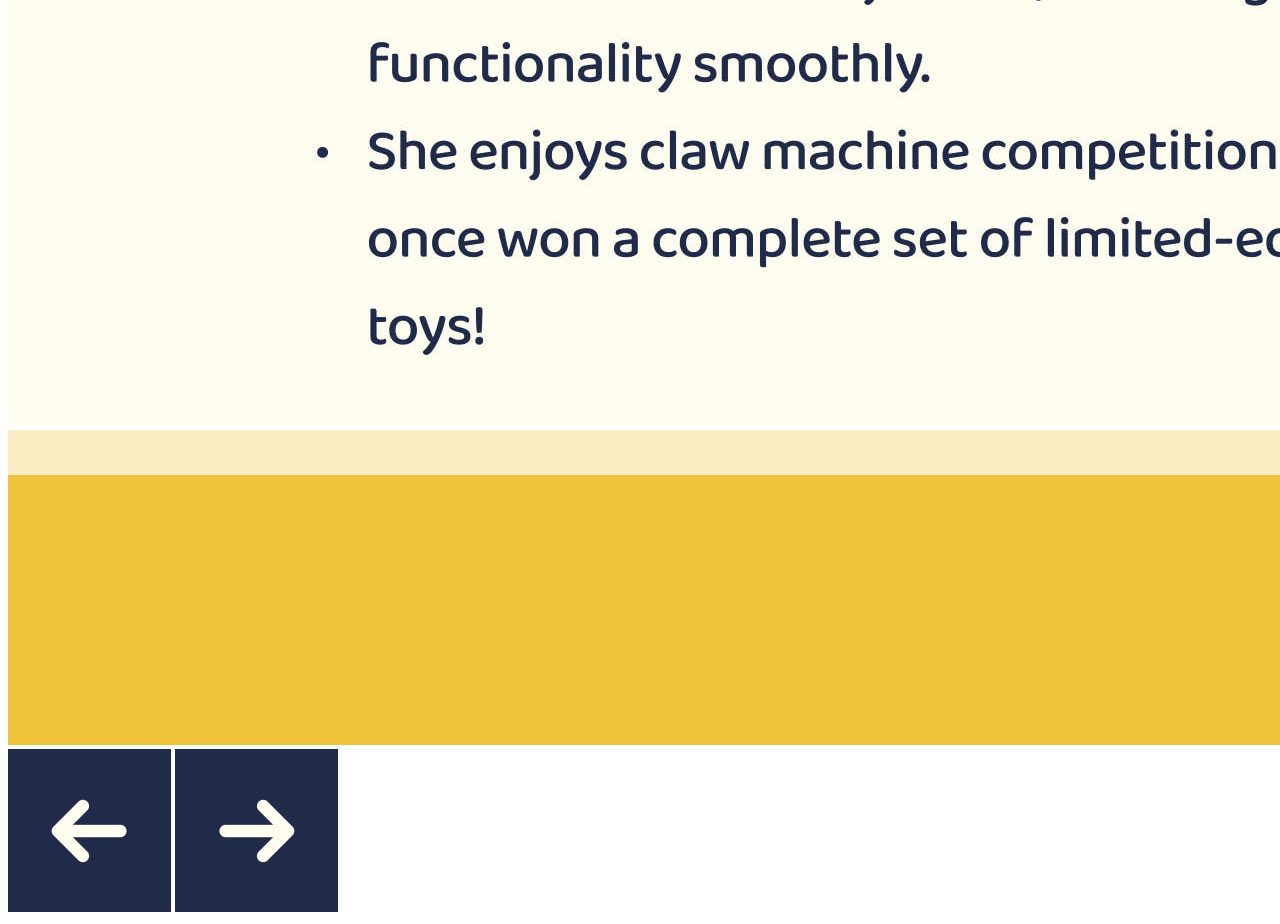
<file: 3.html>
<!DOCTYPE html>
<html>
<head>
	<meta charset="utf-8">
	<meta name="viewport" content="width=device-width, initial-scale=1">
	<title>Leaflet - Clawtopia</title>
	<link rel="stylesheet" type="text/css" href="css/style.css">
</head>
<body>
	<div class="img-box">
		<img src="images/header.jpg">
	</div>
	<div class="img-box">
		<img src="images/3_1.jpg">
		<img src="images/3_2.jpg">
		<img src="images/3_3.jpg">
		<img src="images/3_4.jpg">
		<img src="images/3_5.jpg">
		<img src="images/3_6.jpg">
	</div>
	<div class="img-box">
		<img src="images/footer.jpg">
	</div>
	<a class="back" href="2.html"><img src="images/back.jpg"></a>
	<a class="forward" href="4.html"><img src="images/forward.jpg"></a>
</body>
</html>
</file>
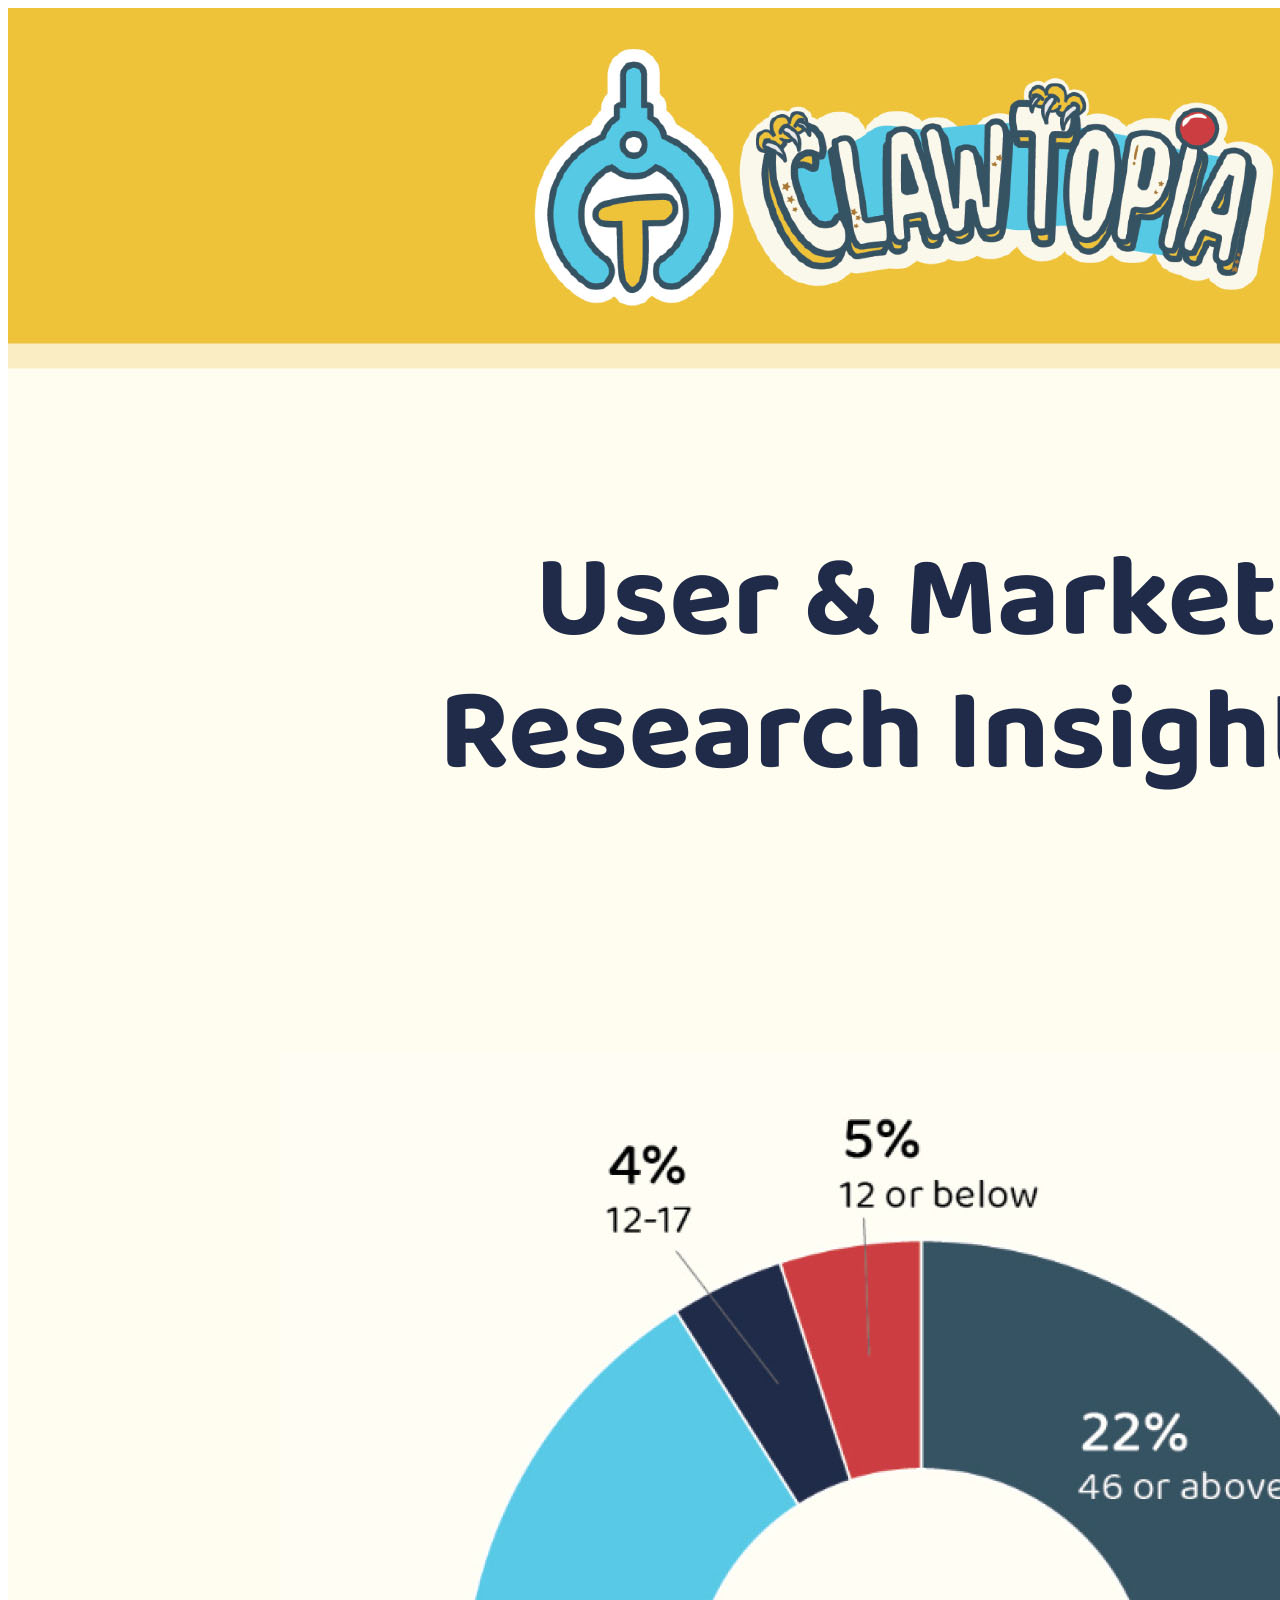
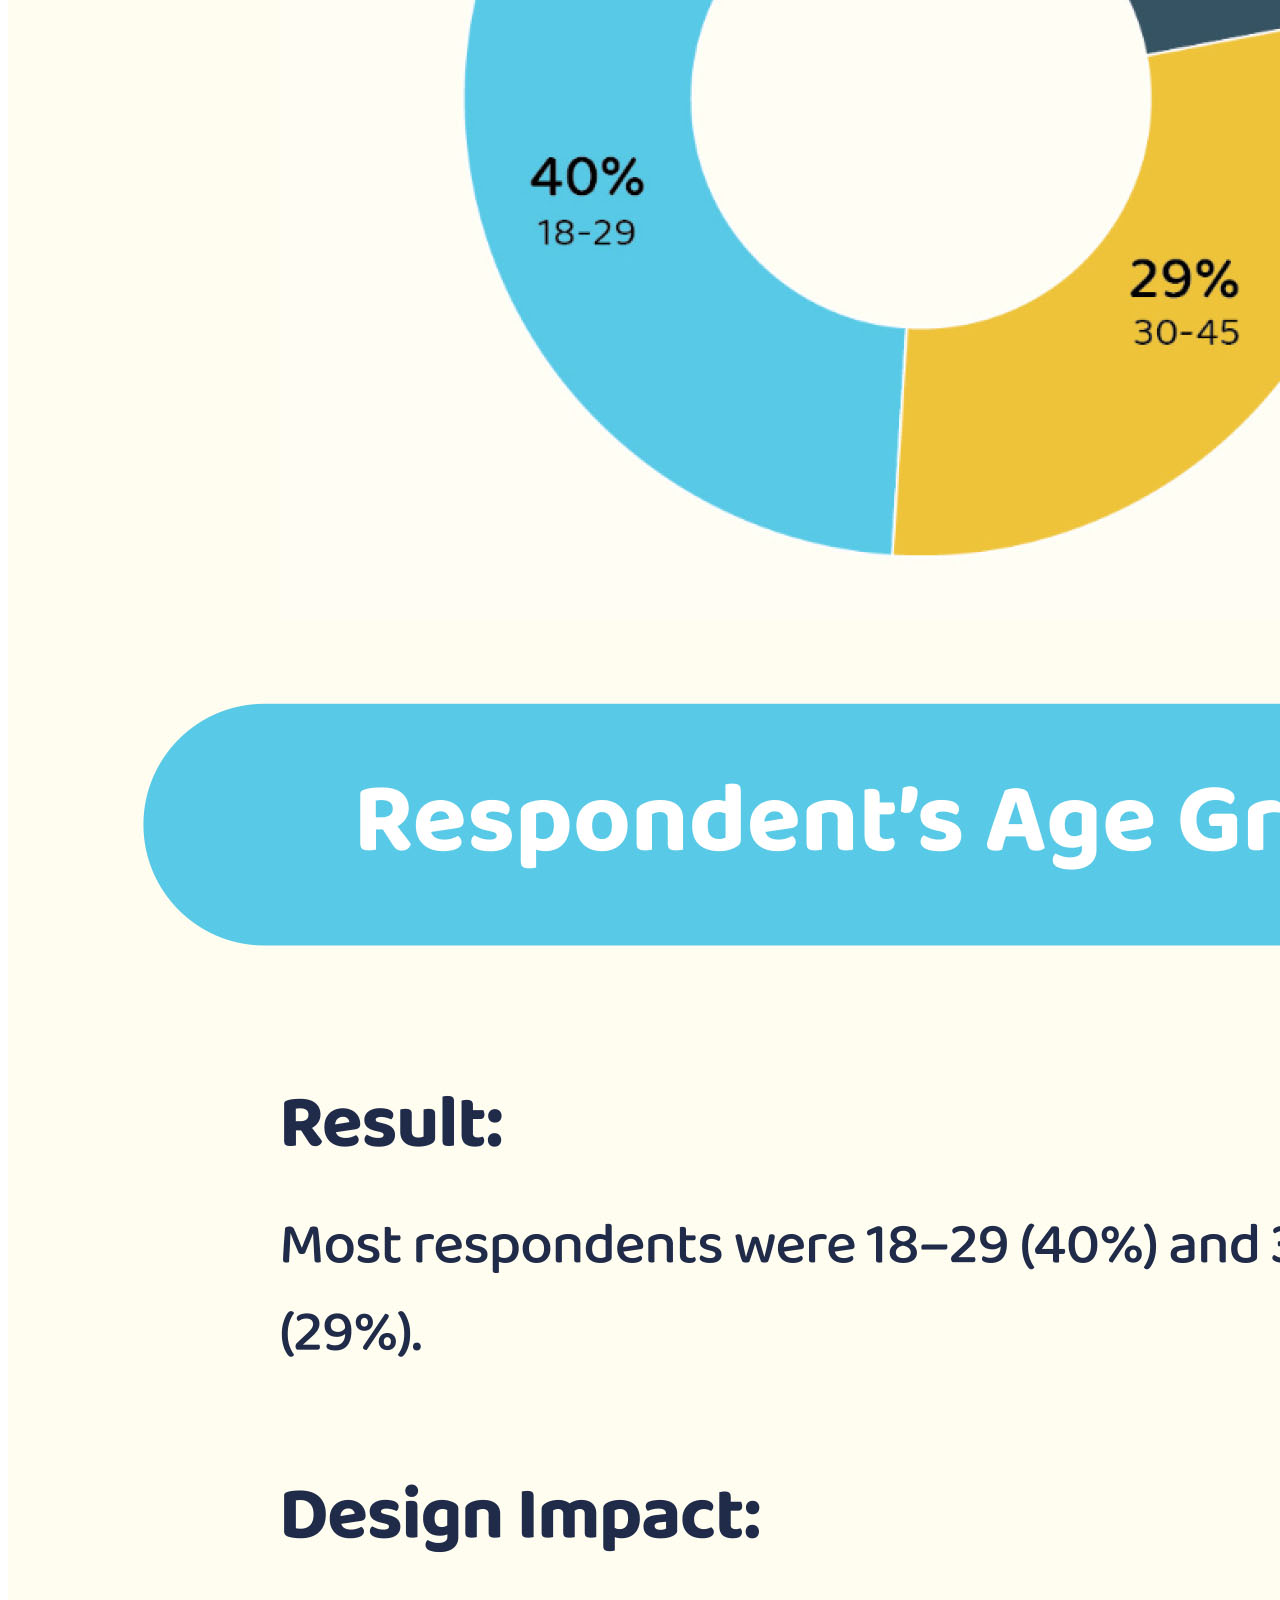
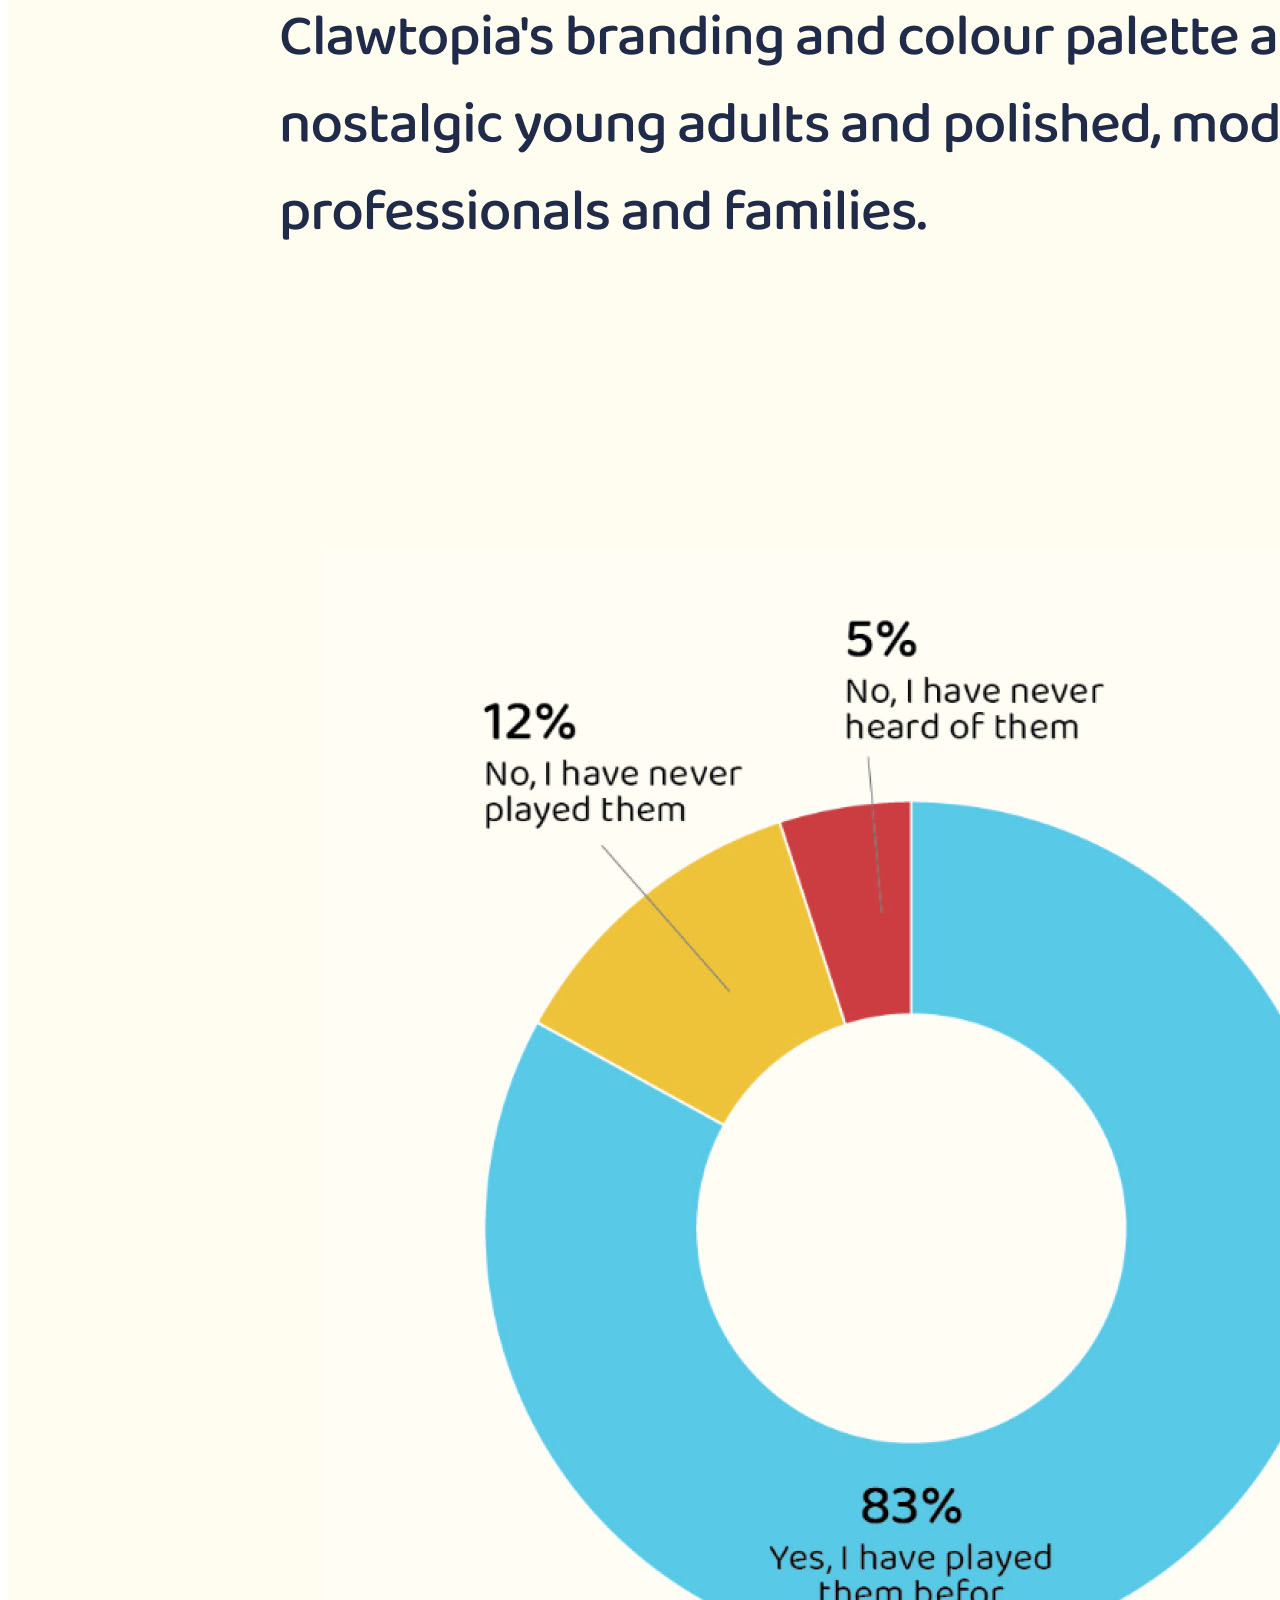
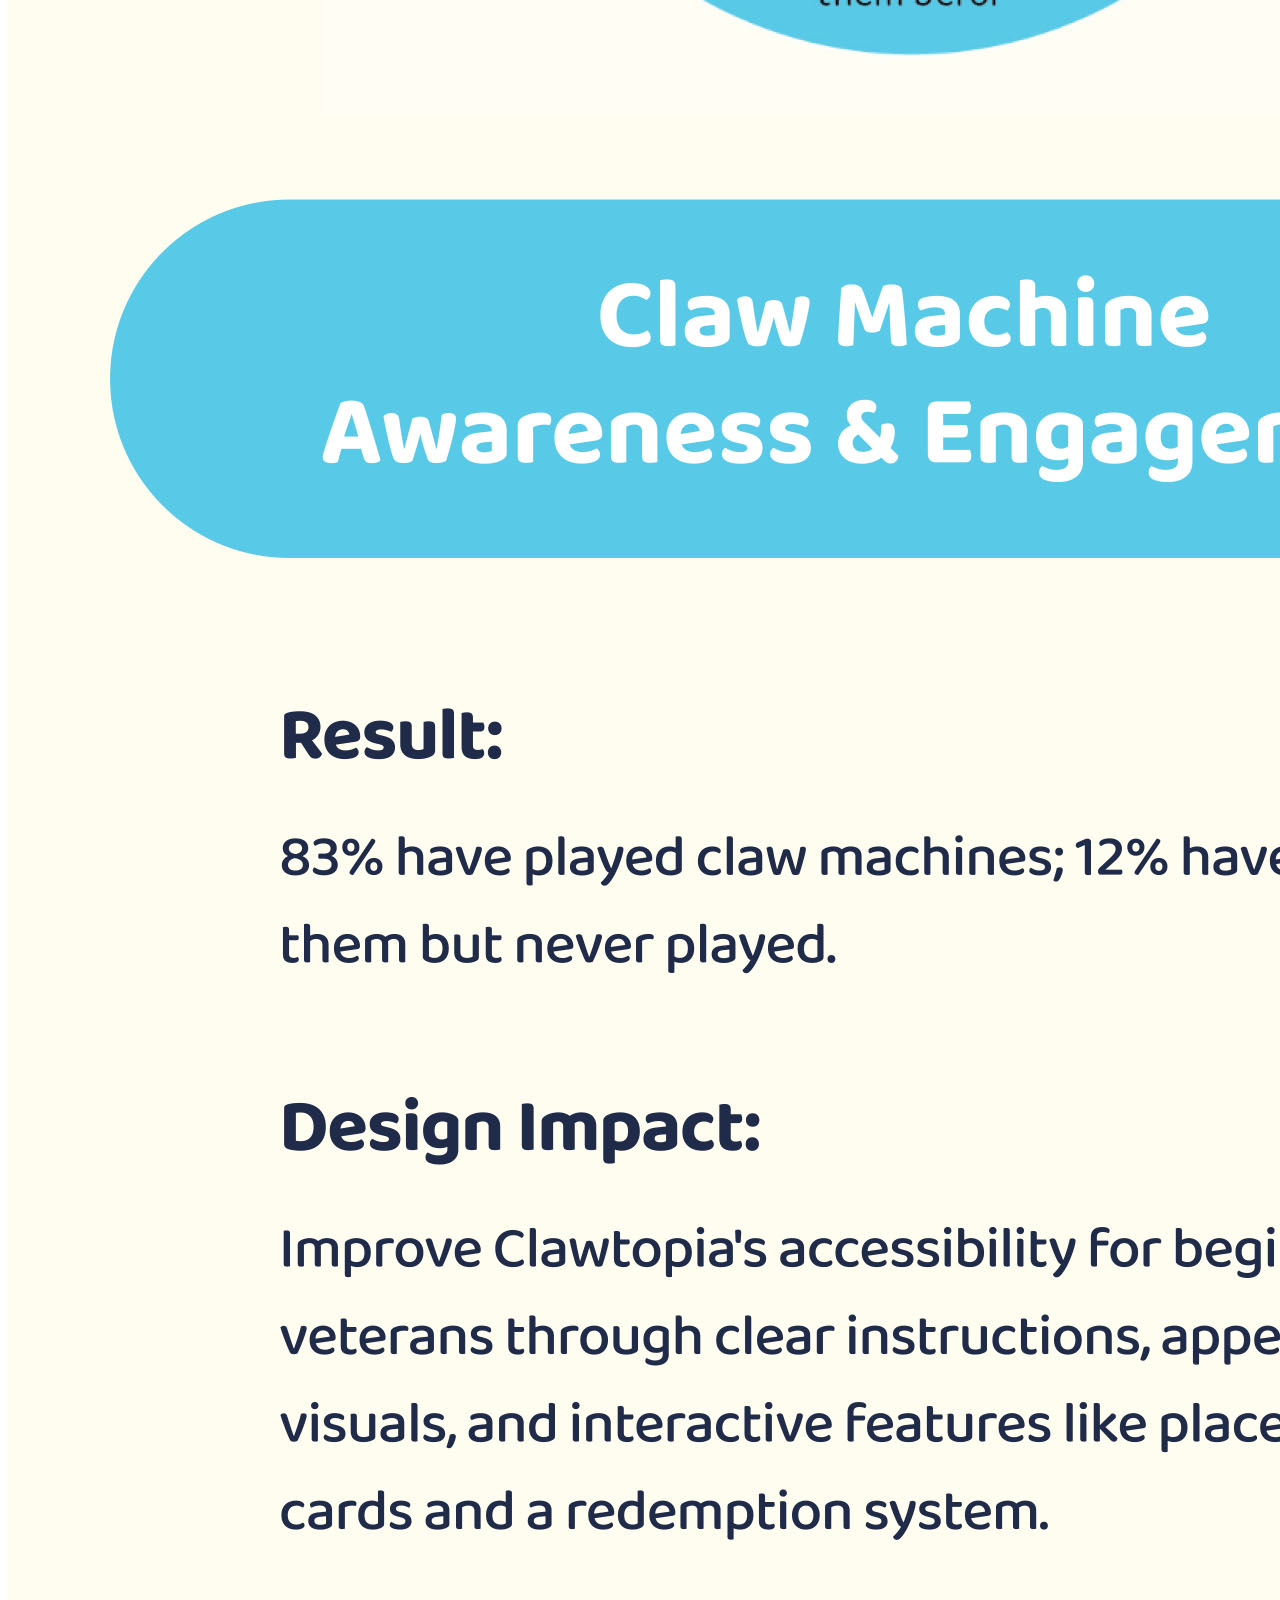
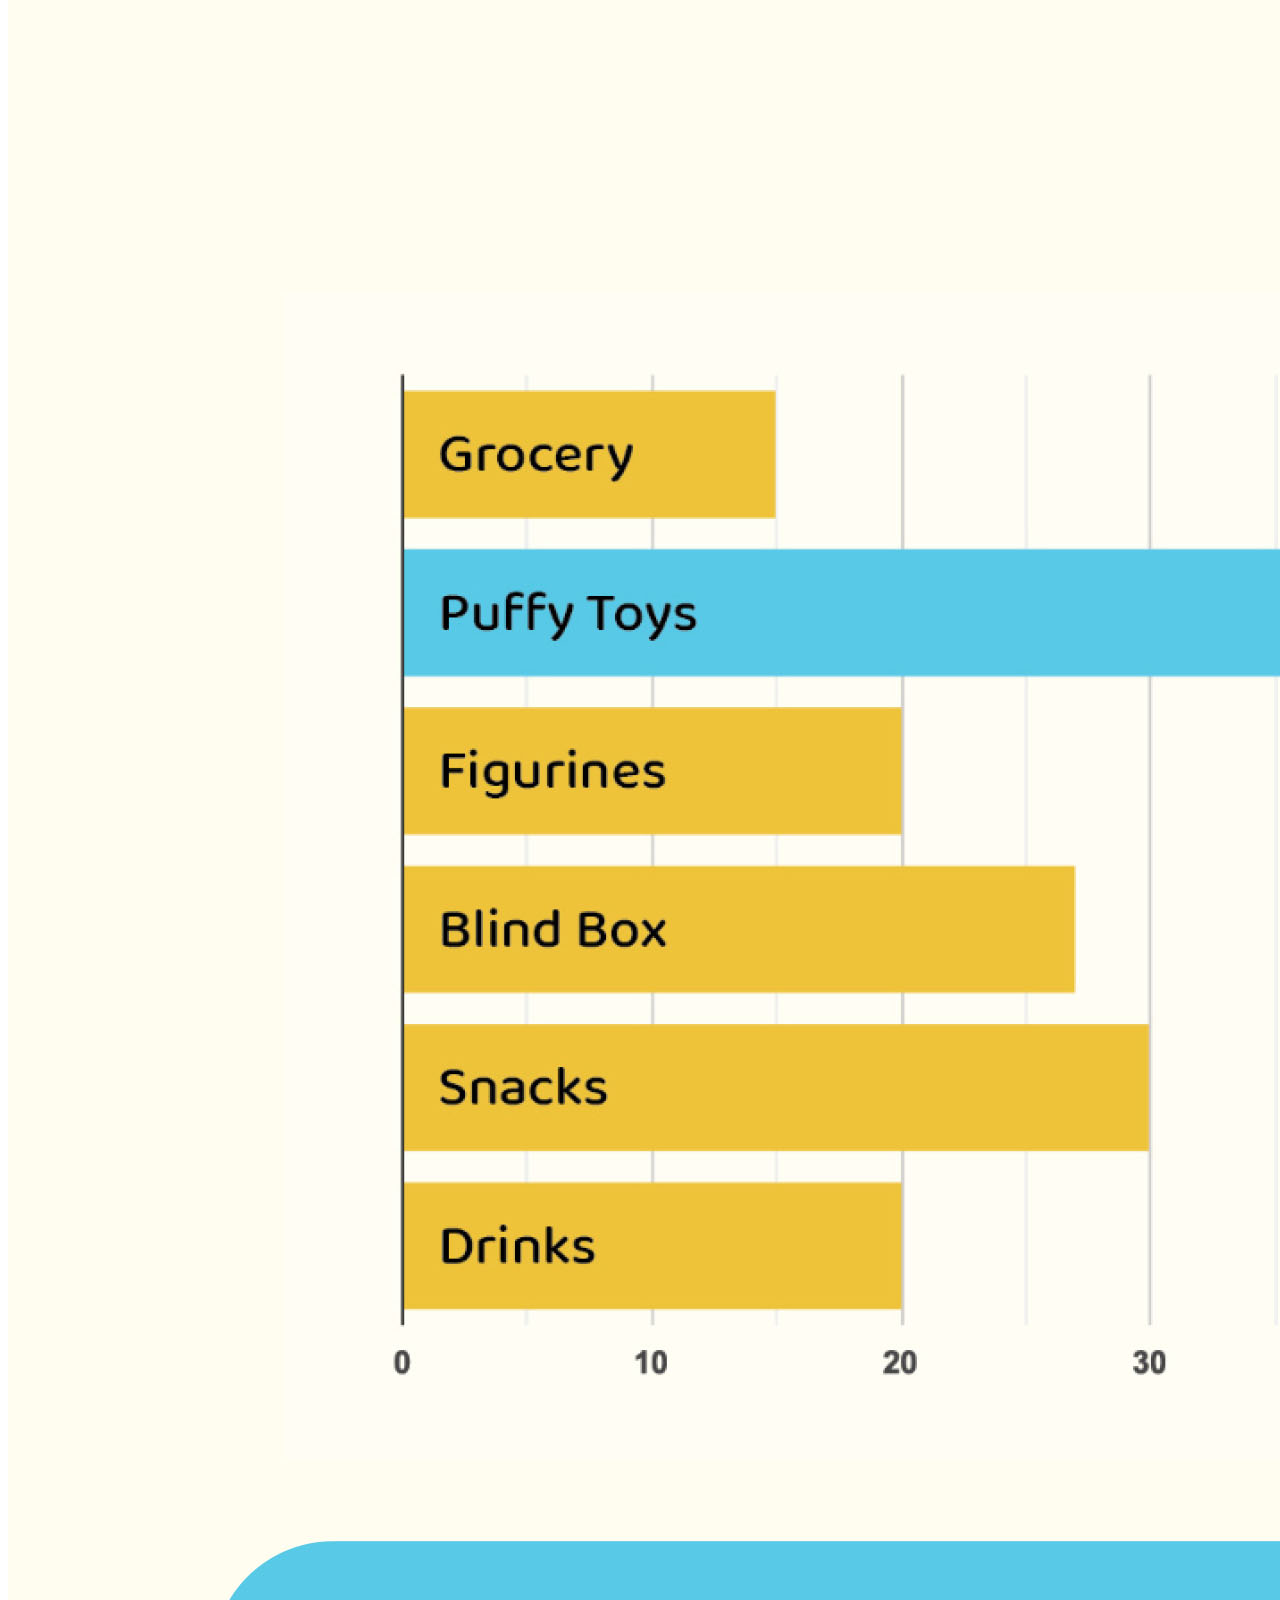
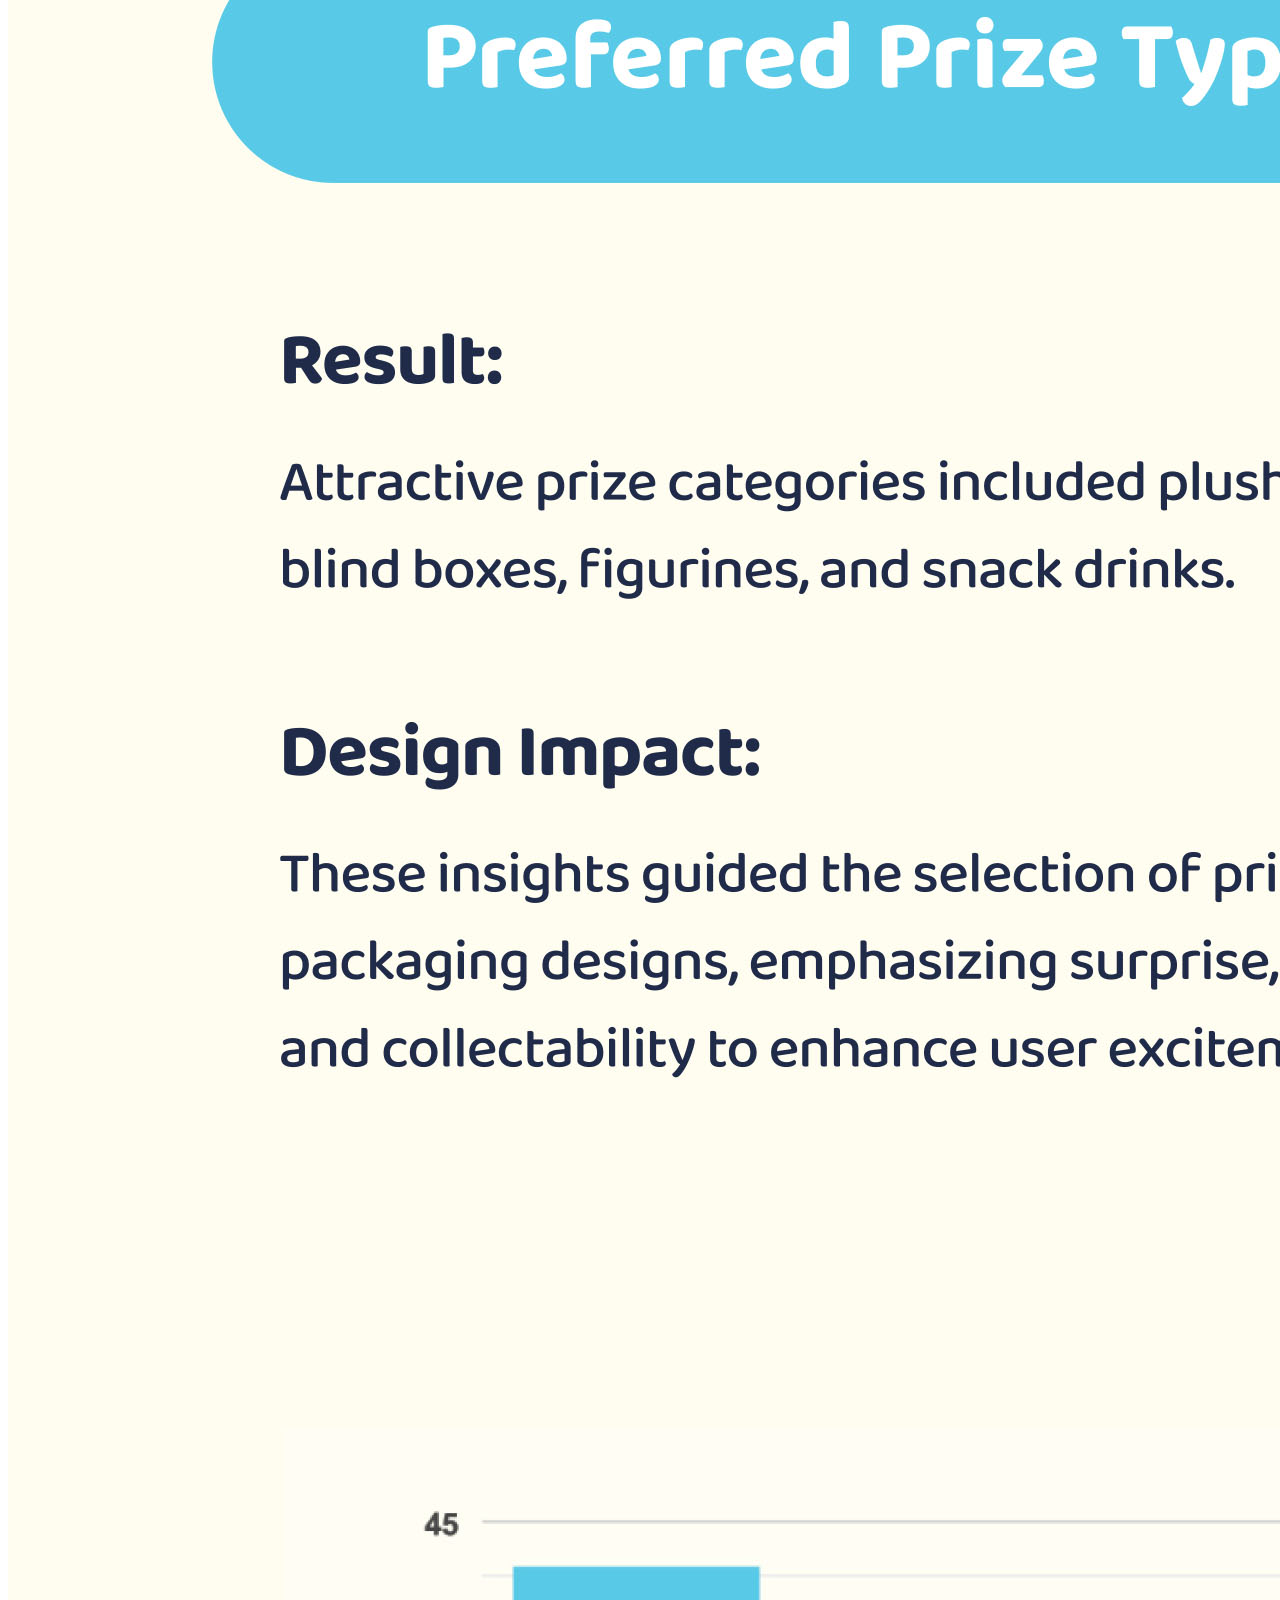
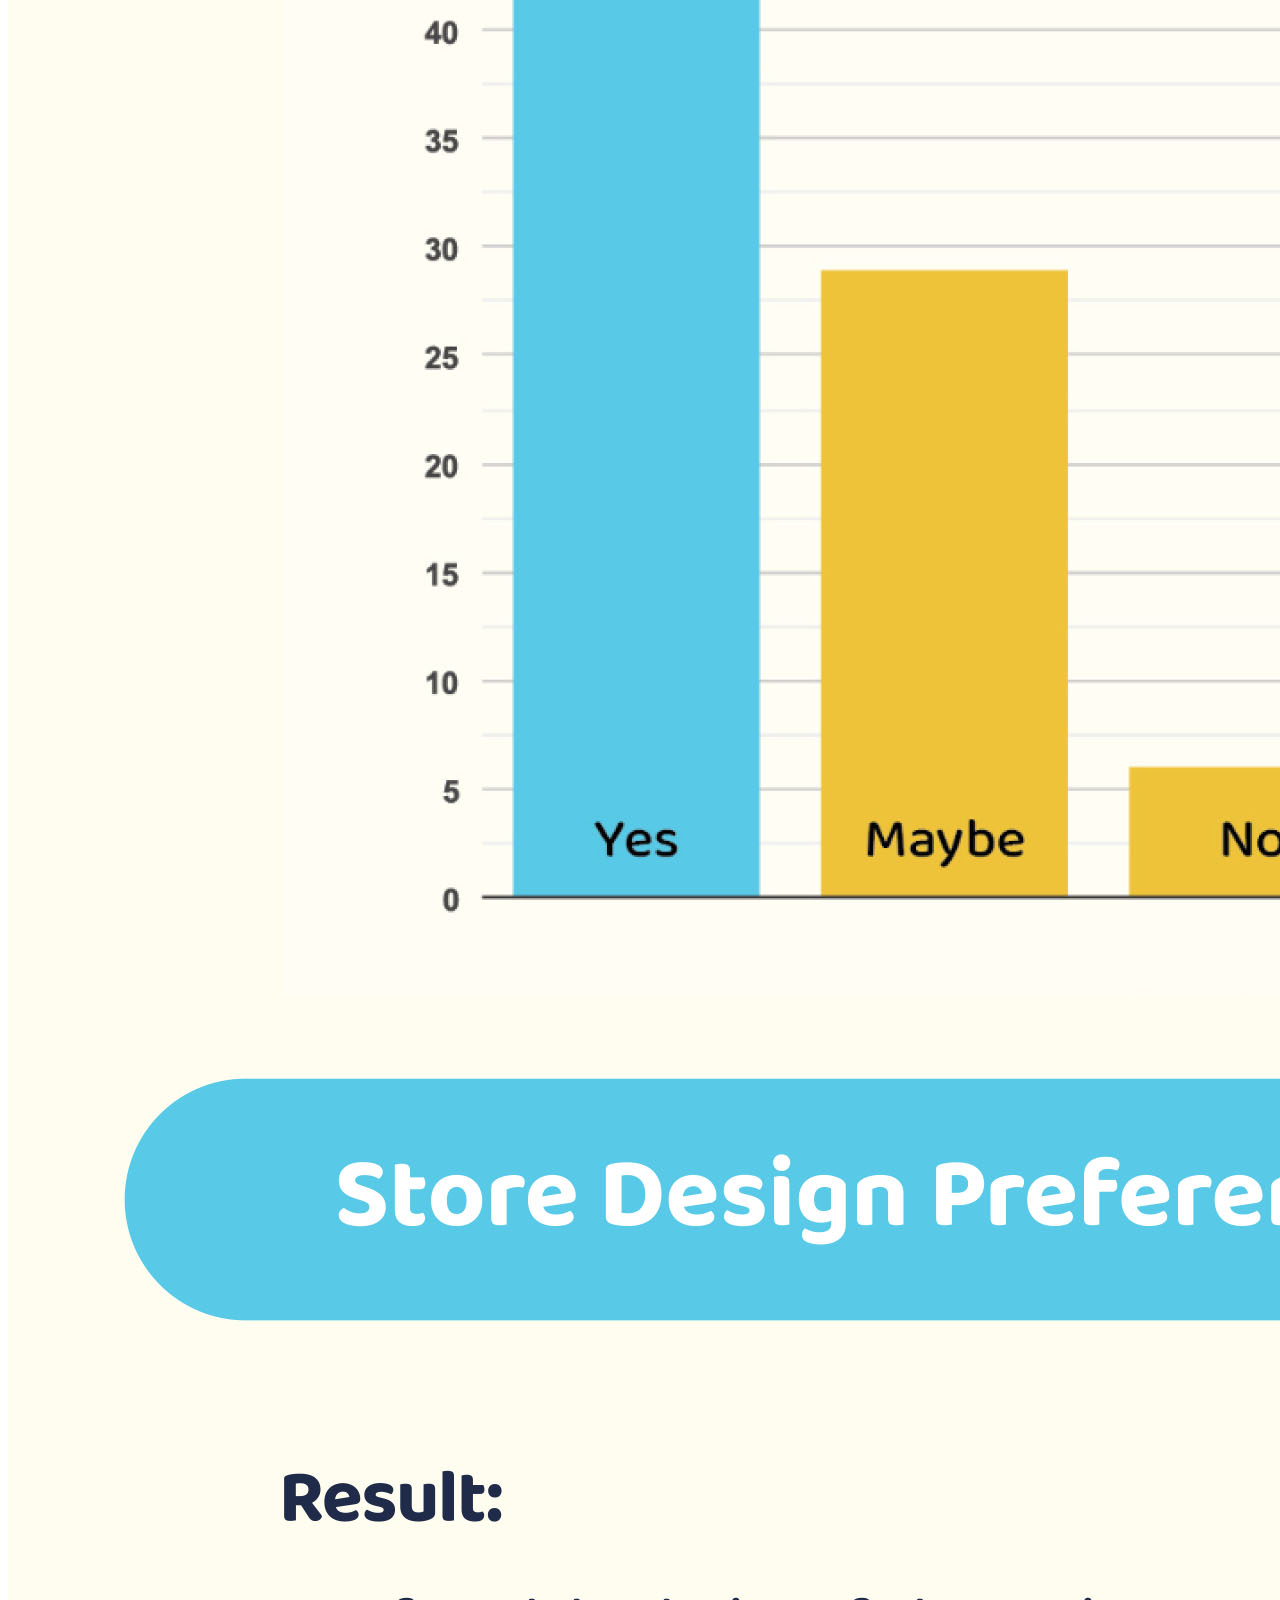
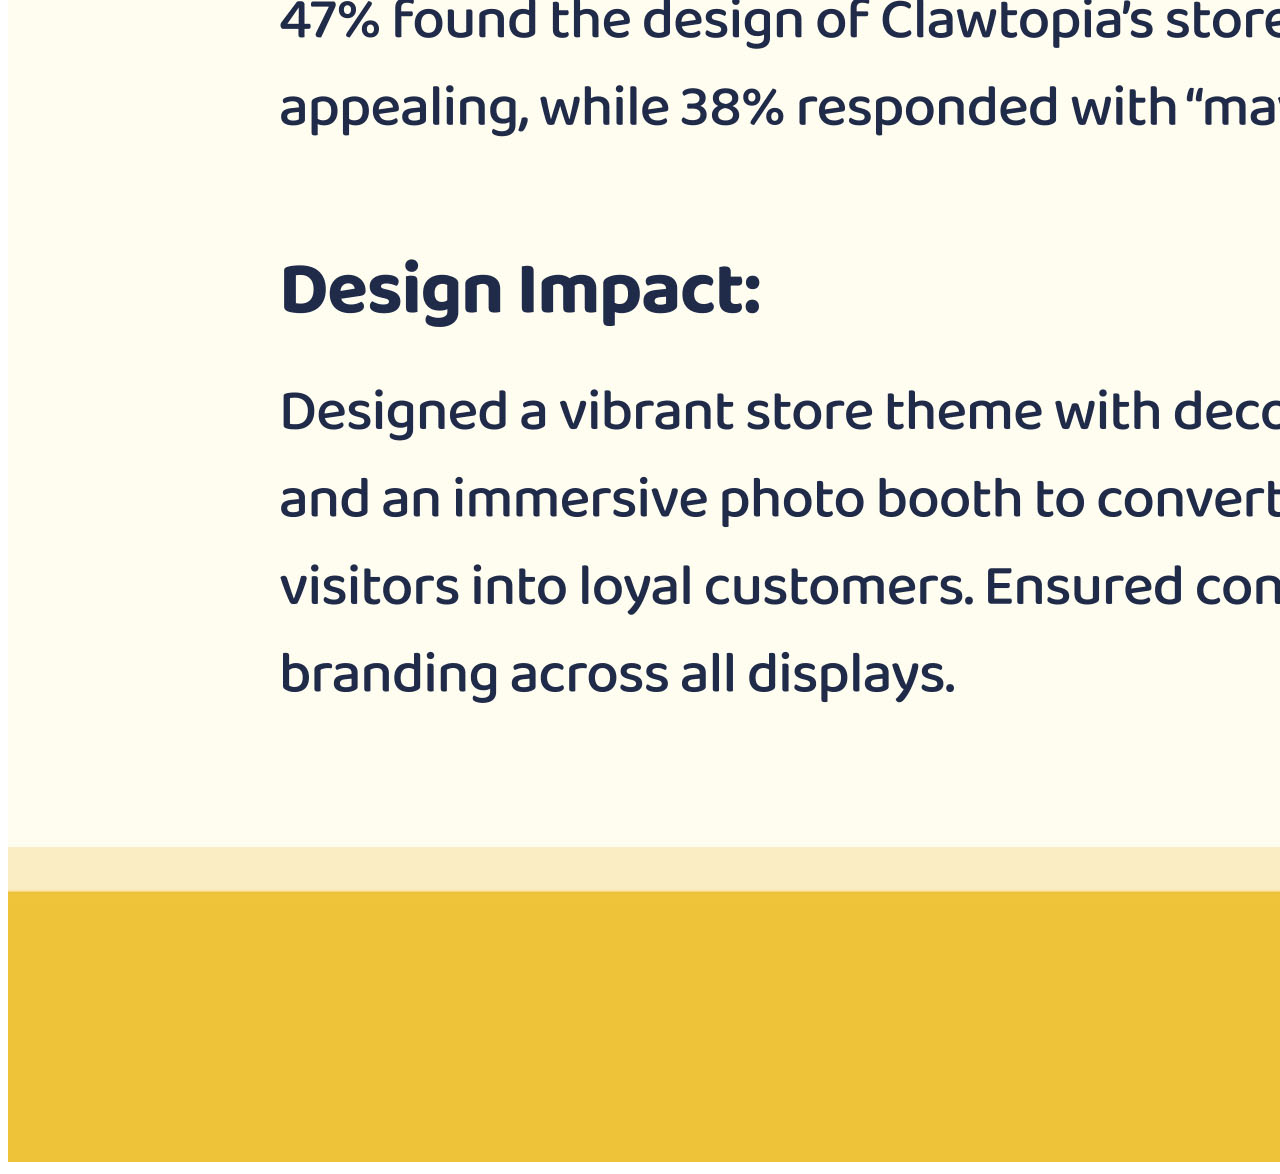
<file: 4.html>
<!DOCTYPE html>
<html>
<head>
	<meta charset="utf-8">
	<meta name="viewport" content="width=device-width, initial-scale=1">
	<title>Leaflet - Clawtopia</title>
	<link rel="stylesheet" type="text/css" href="css/style.css">
</head>
<body>
	<div class="img-box">
		<img src="images/4.jpg">
	</div>
</body>
</html>
</file>
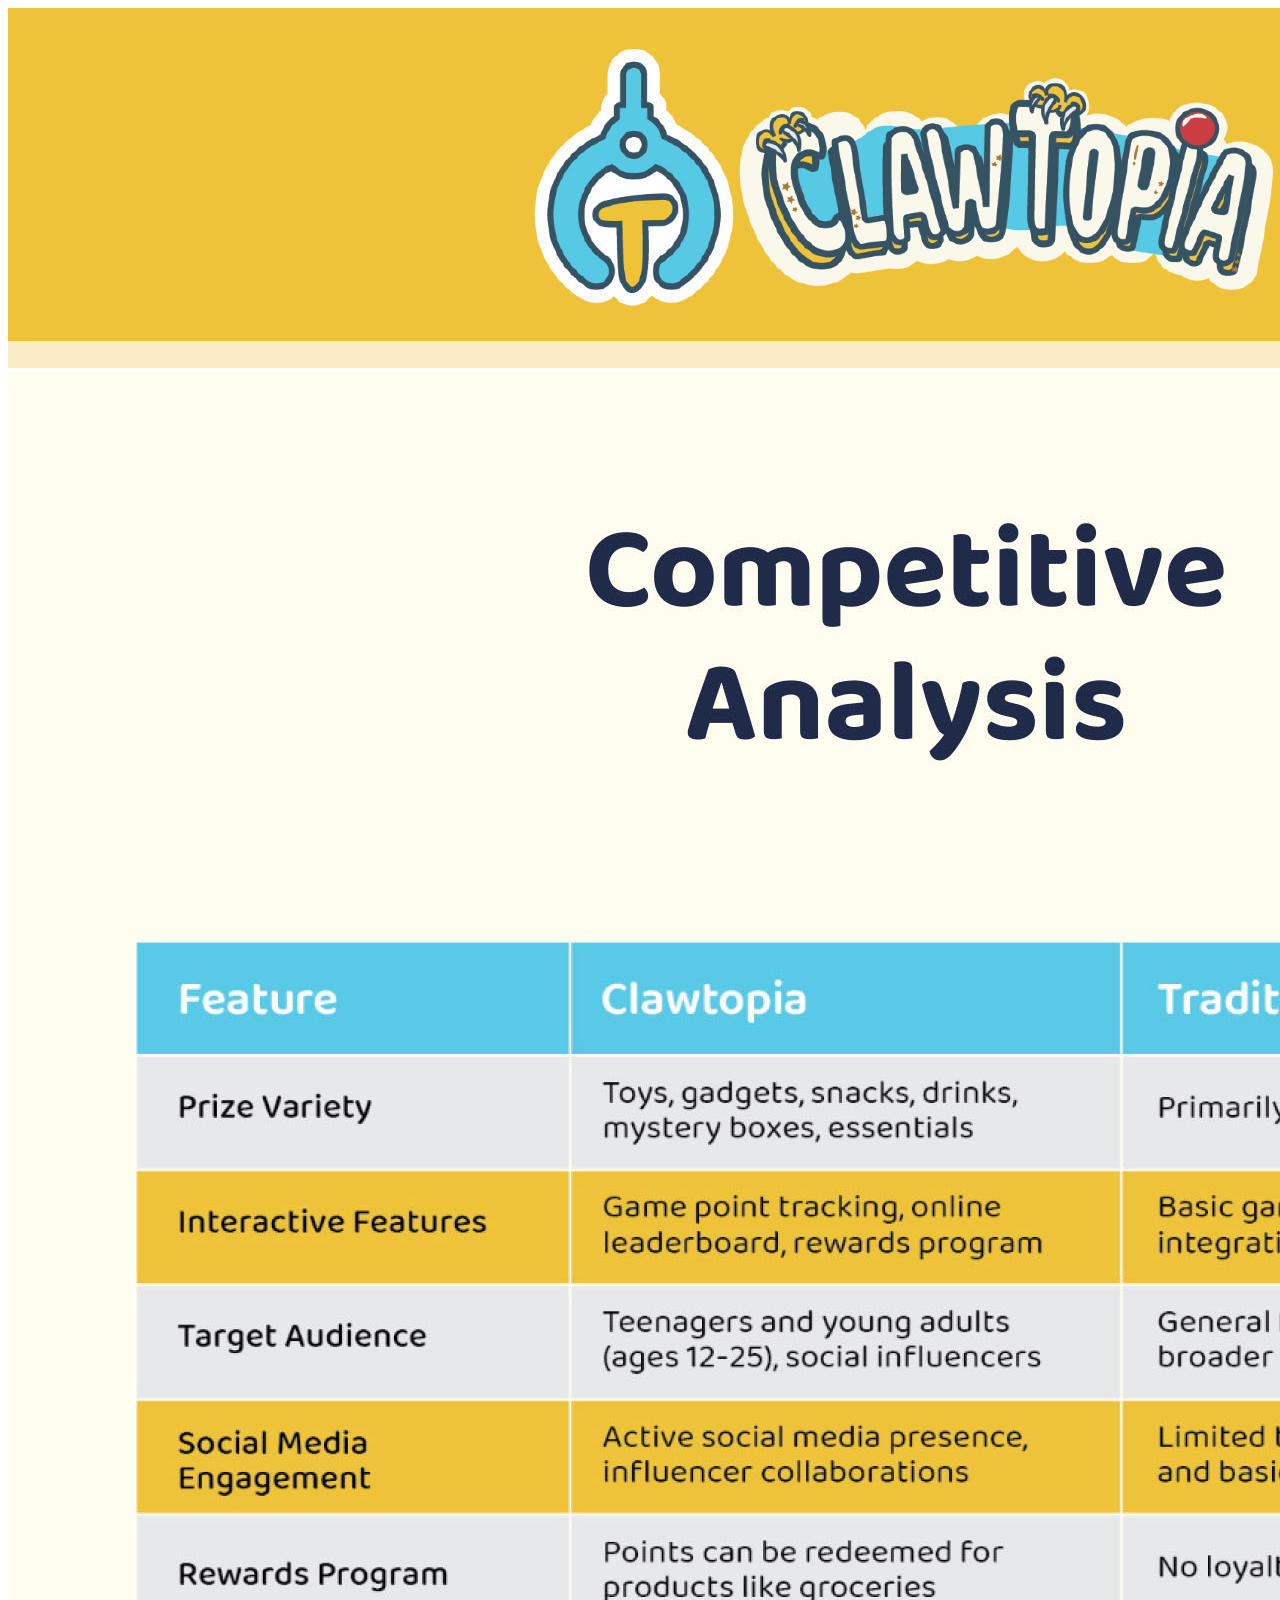
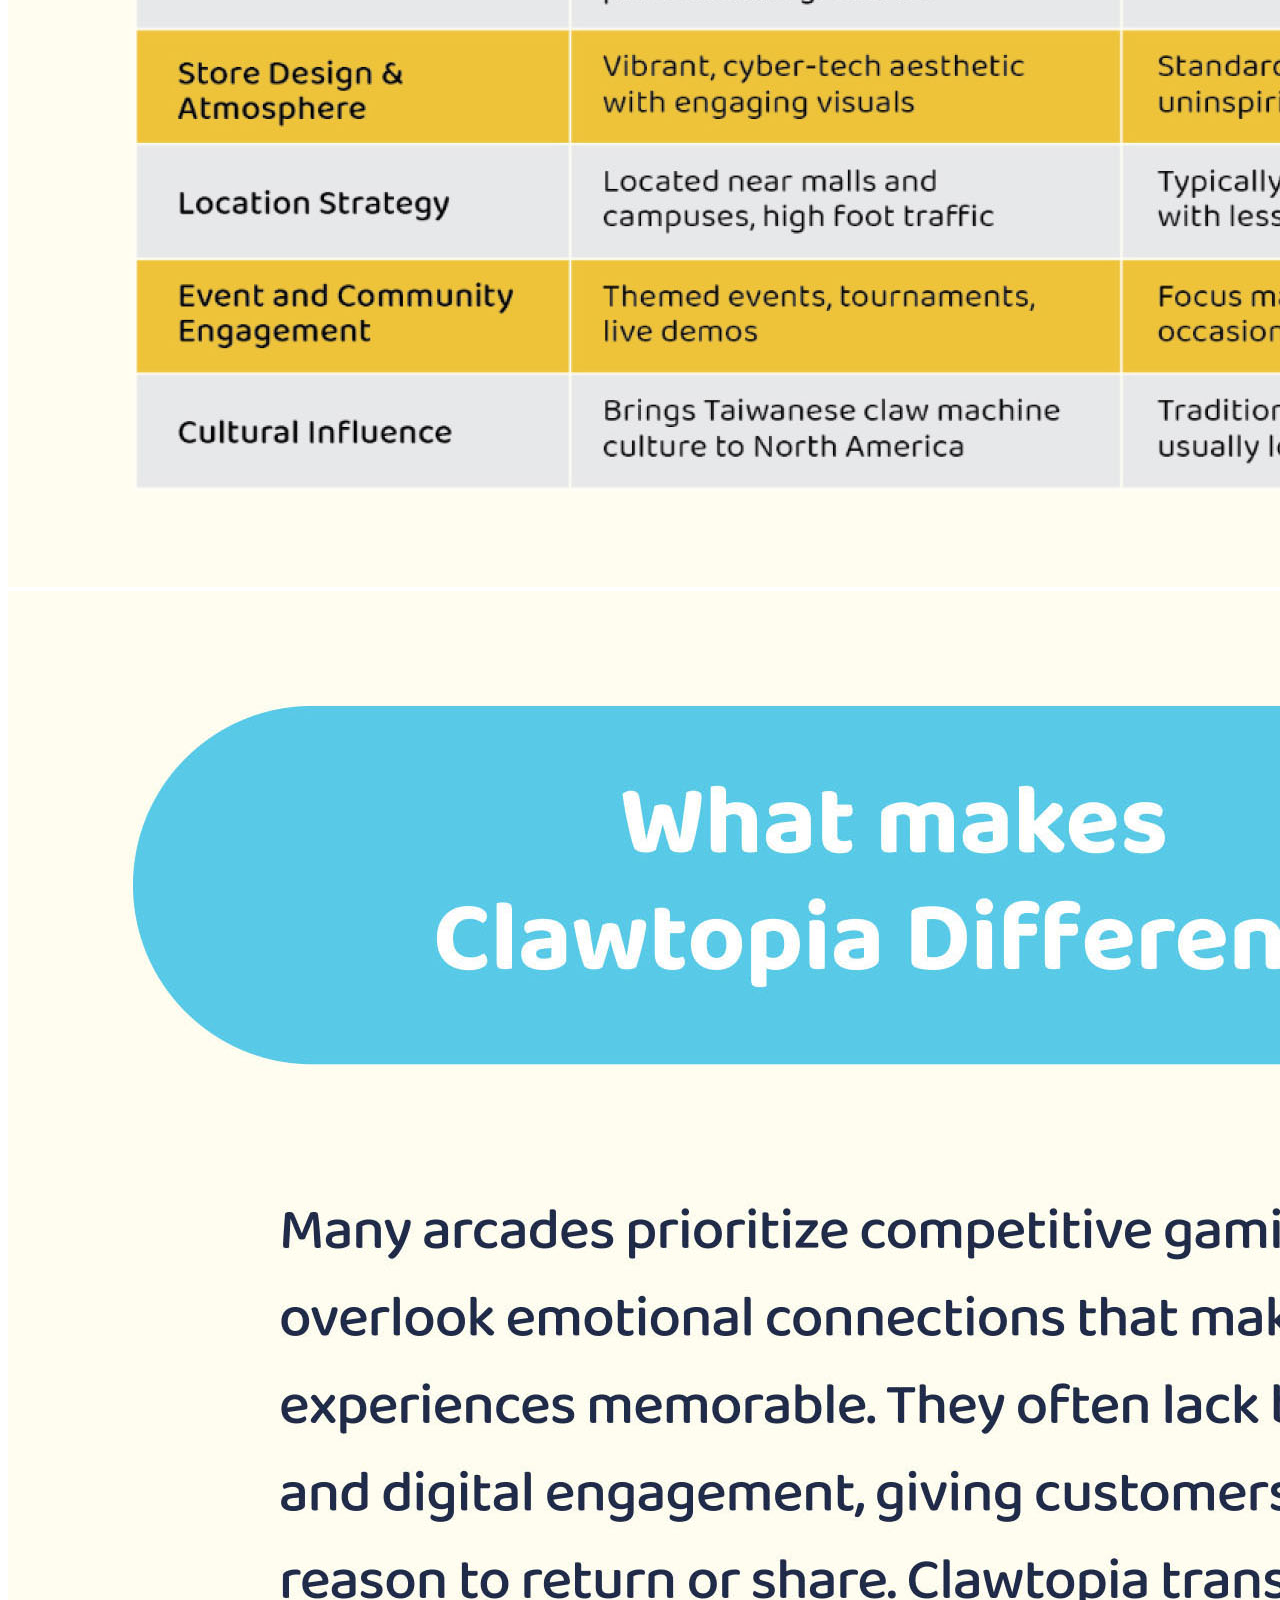
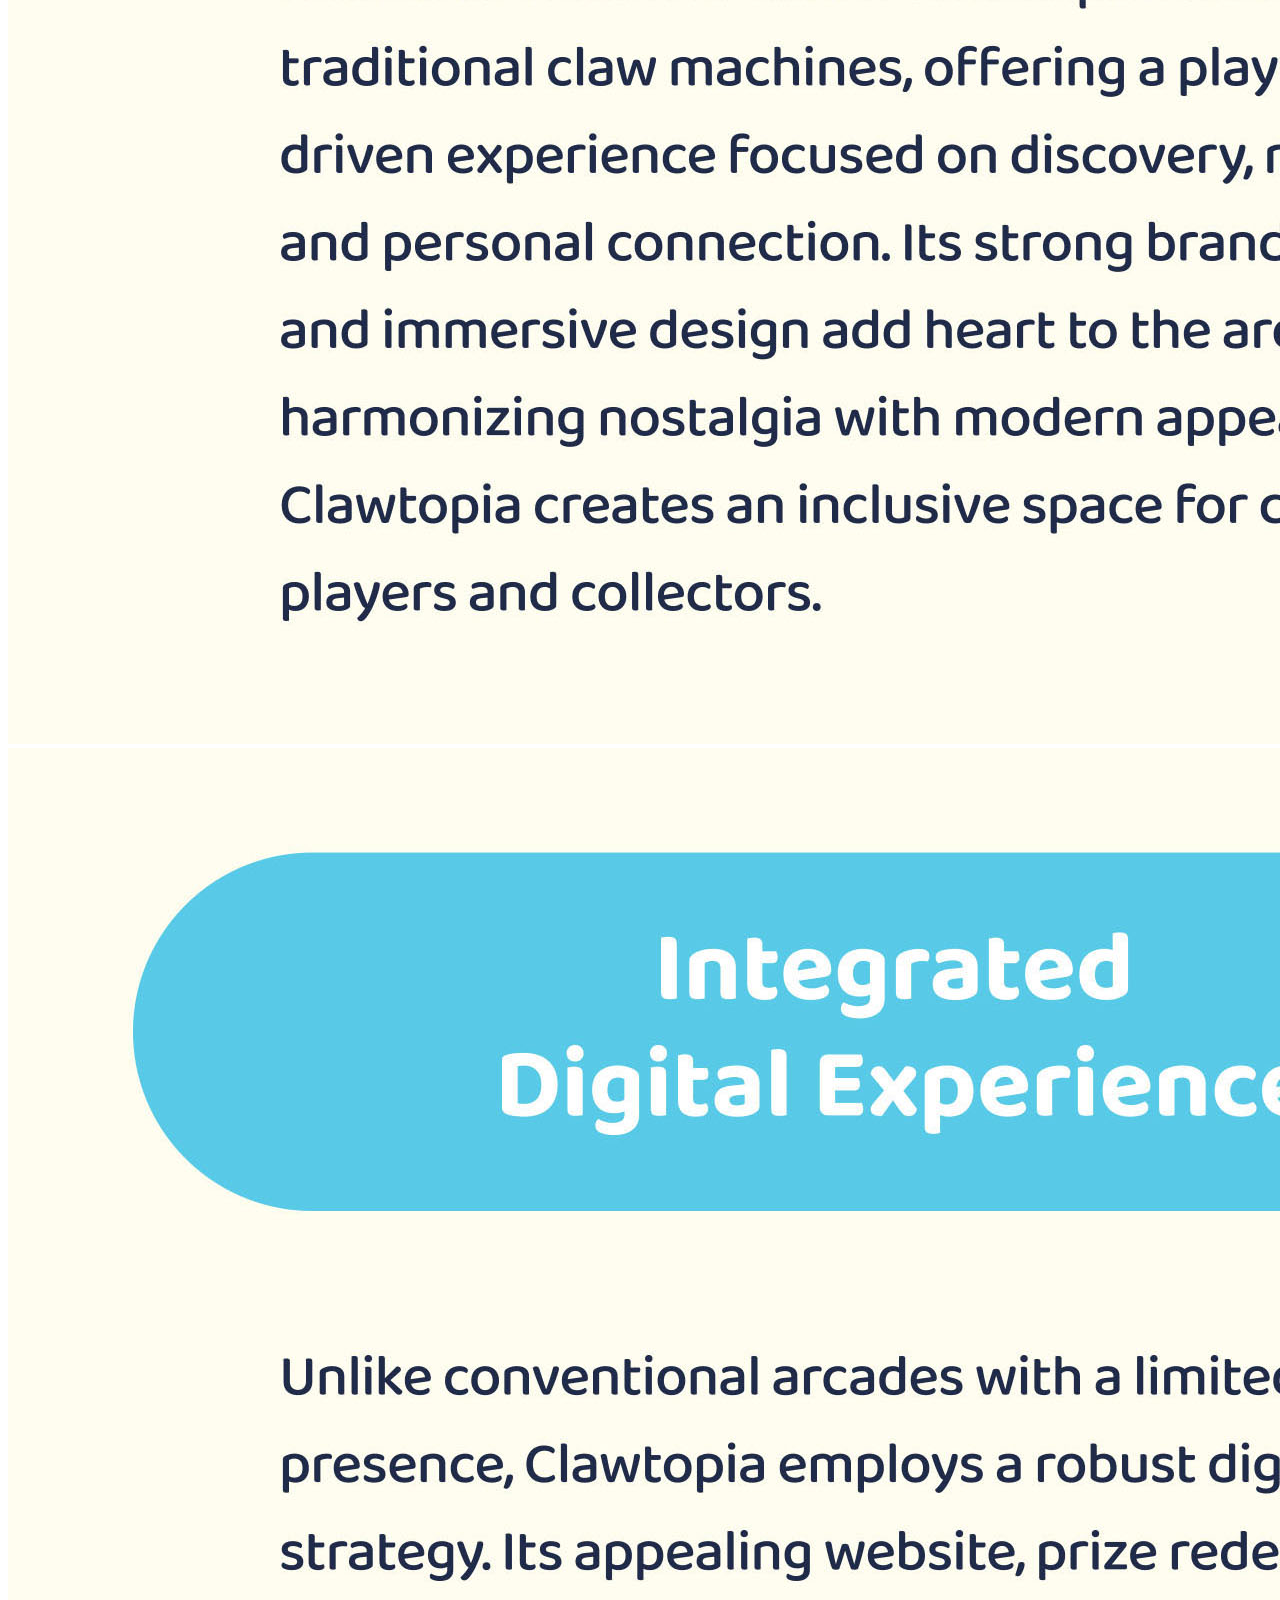
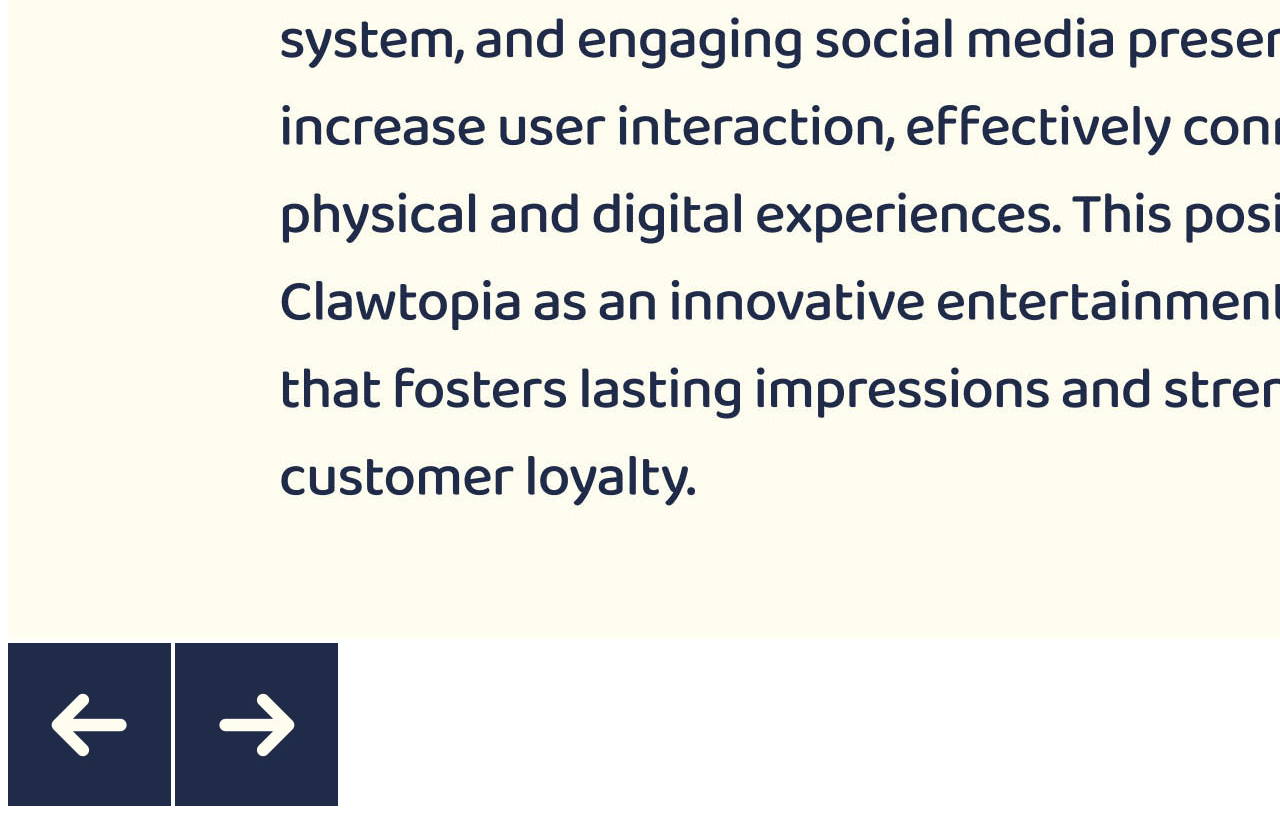
<file: 5.html>
<!DOCTYPE html>
<html>
<head>
	<meta charset="utf-8">
	<meta name="viewport" content="width=device-width, initial-scale=1">
	<title>Leaflet - Clawtopia</title>
	<link rel="stylesheet" type="text/css" href="css/style.css">
</head>
<body>
	<div class="img-box">
		<img src="images/header.jpg">
	</div>
	<div class="img-box">
		<img src="images/5_1.jpg">
		<img src="images/5_2.jpg">
		<img src="images/5_3.jpg">
	</div>
	<a class="back" href="4.html"><img src="images/back.jpg"></a>
	<a class="forward" href="6.html"><img src="images/forward.jpg"></a>
</body>
</html>
</file>
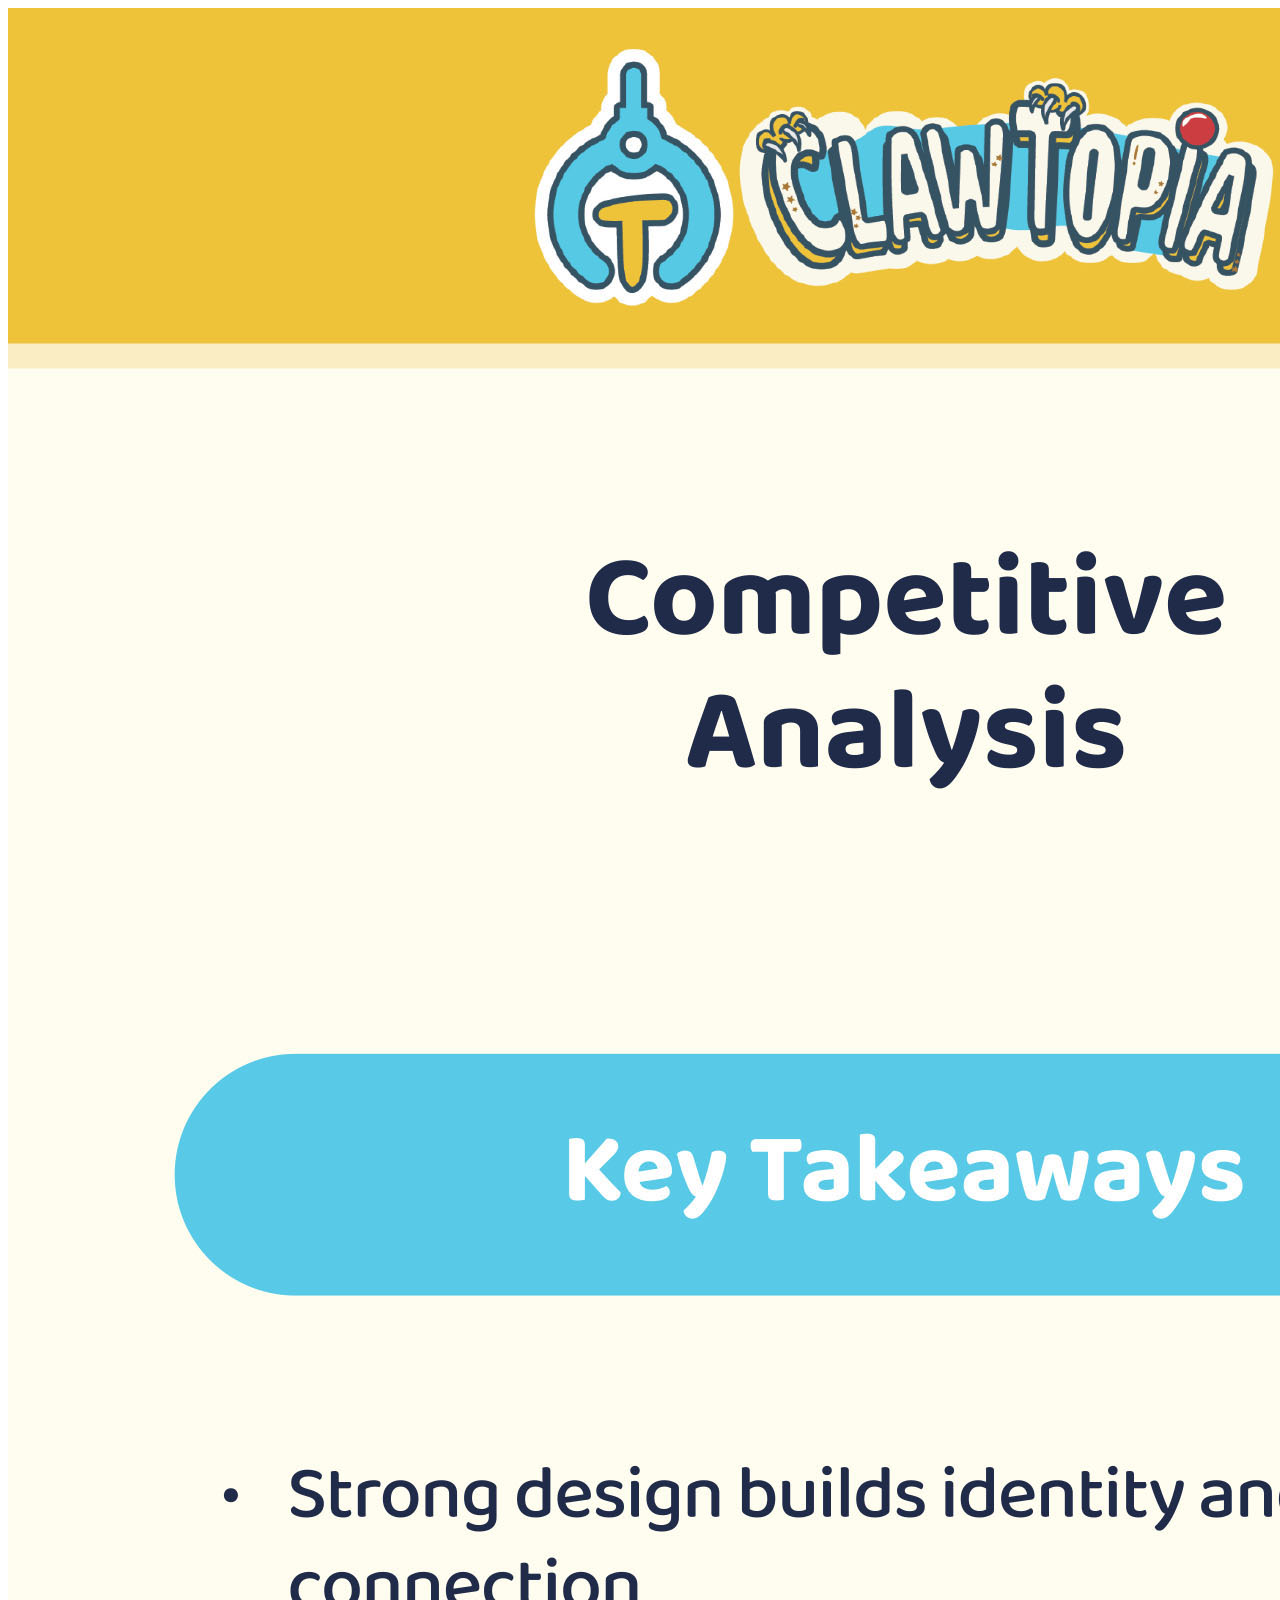
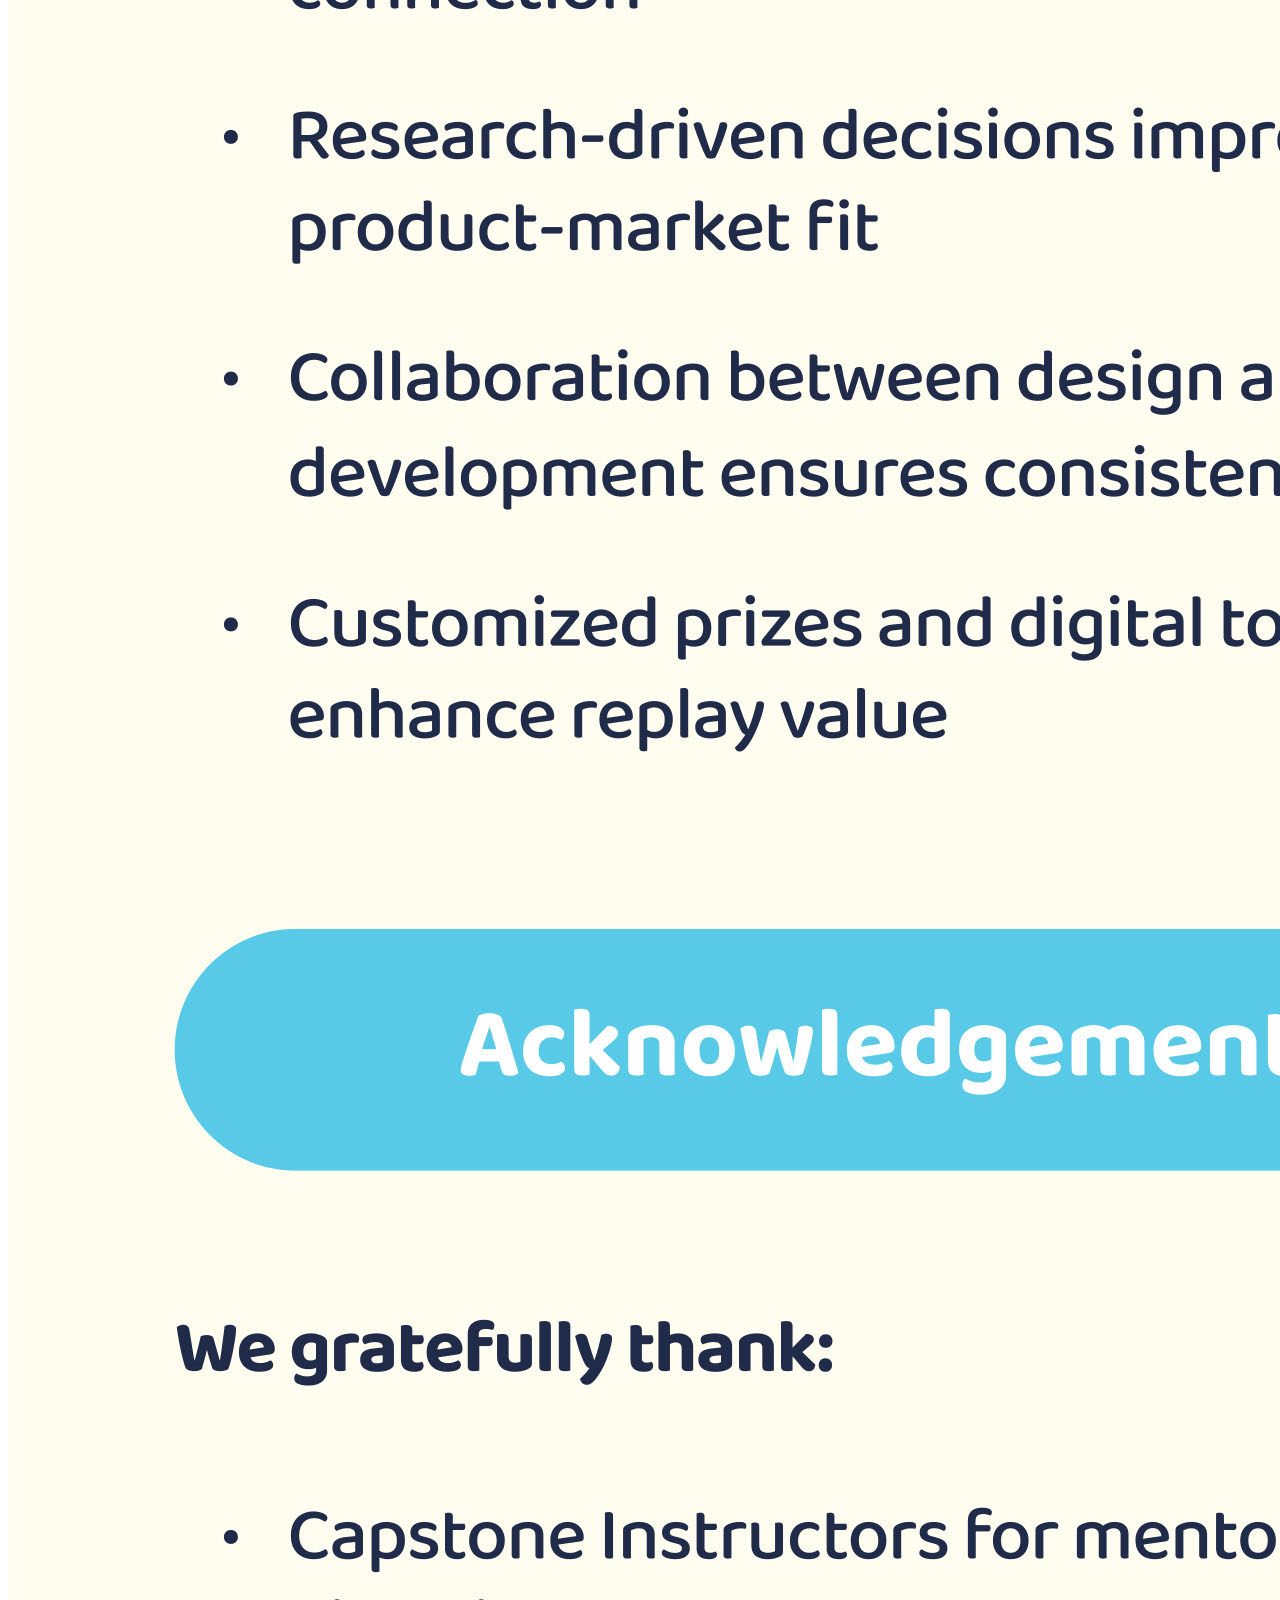
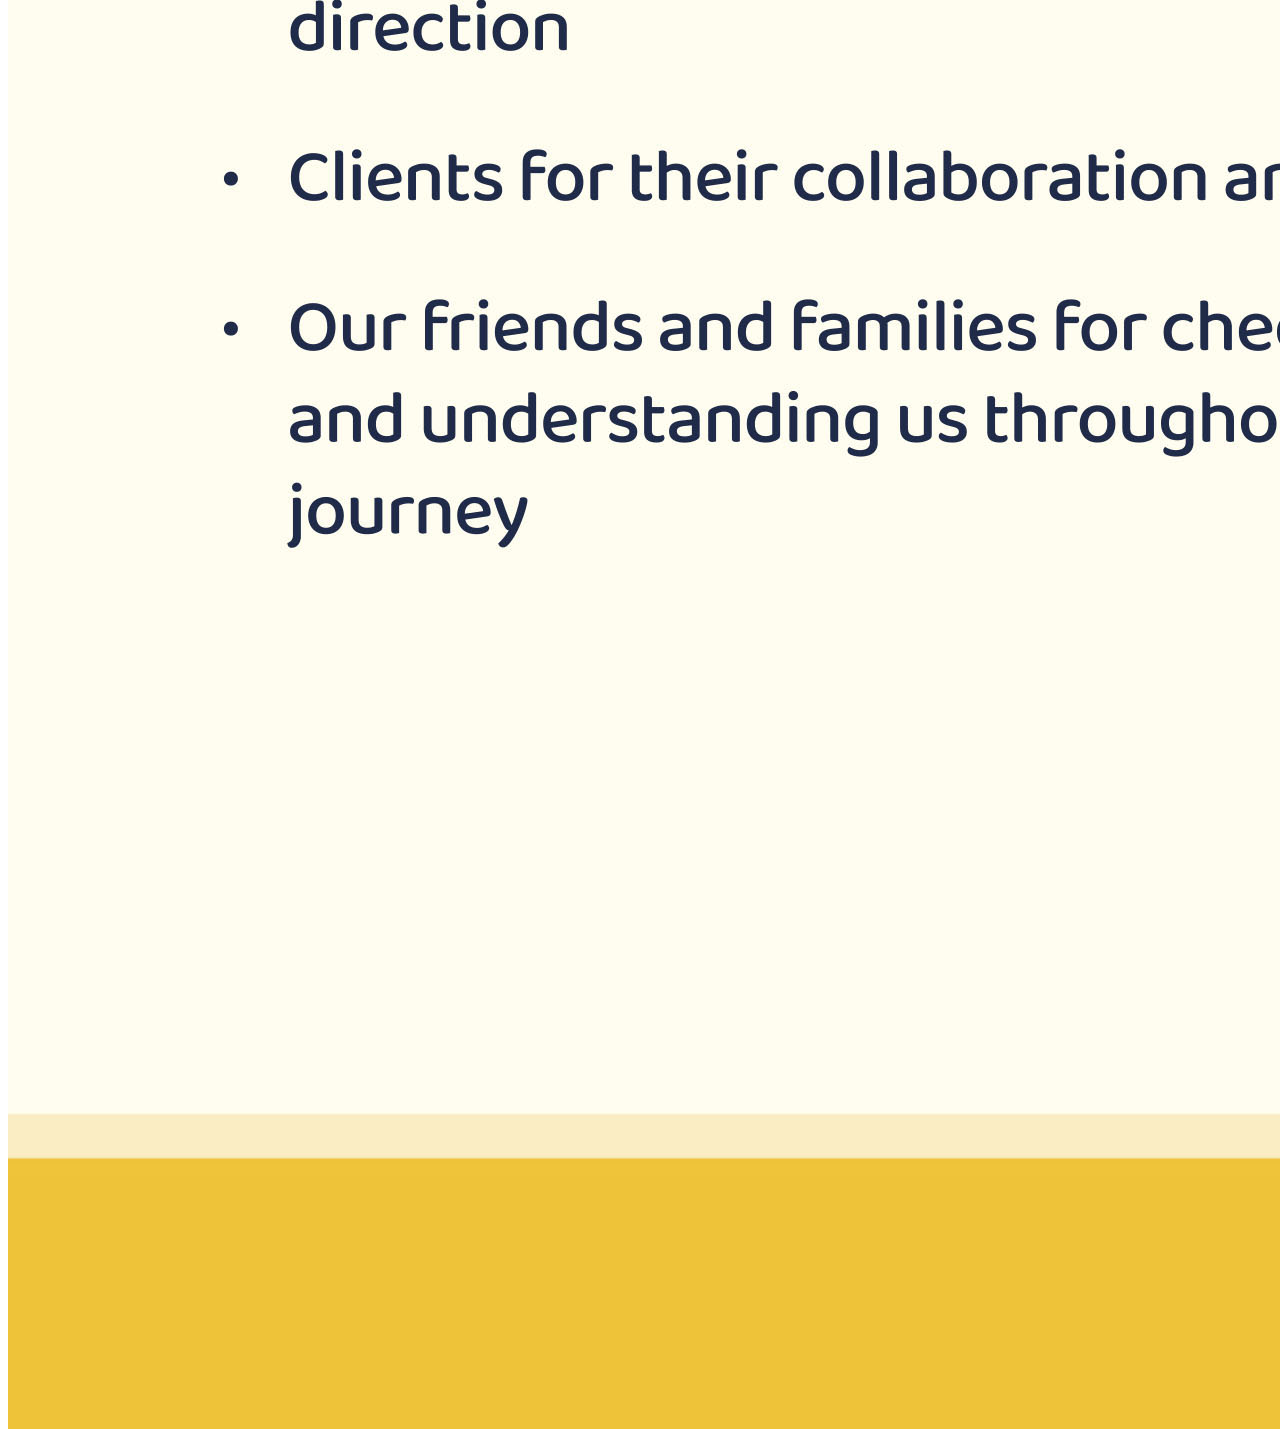
<file: 6.html>
<!DOCTYPE html>
<html>
<head>
	<meta charset="utf-8">
	<meta name="viewport" content="width=device-width, initial-scale=1">
	<title>Leaflet - Clawtopia</title>
	<link rel="stylesheet" type="text/css" href="css/style.css">
</head>
<body>
	<div class="img-box">
		<img src="images/6.jpg">
	</div>
</body>
</html>
</file>
<file: css/style.css>

</file>
